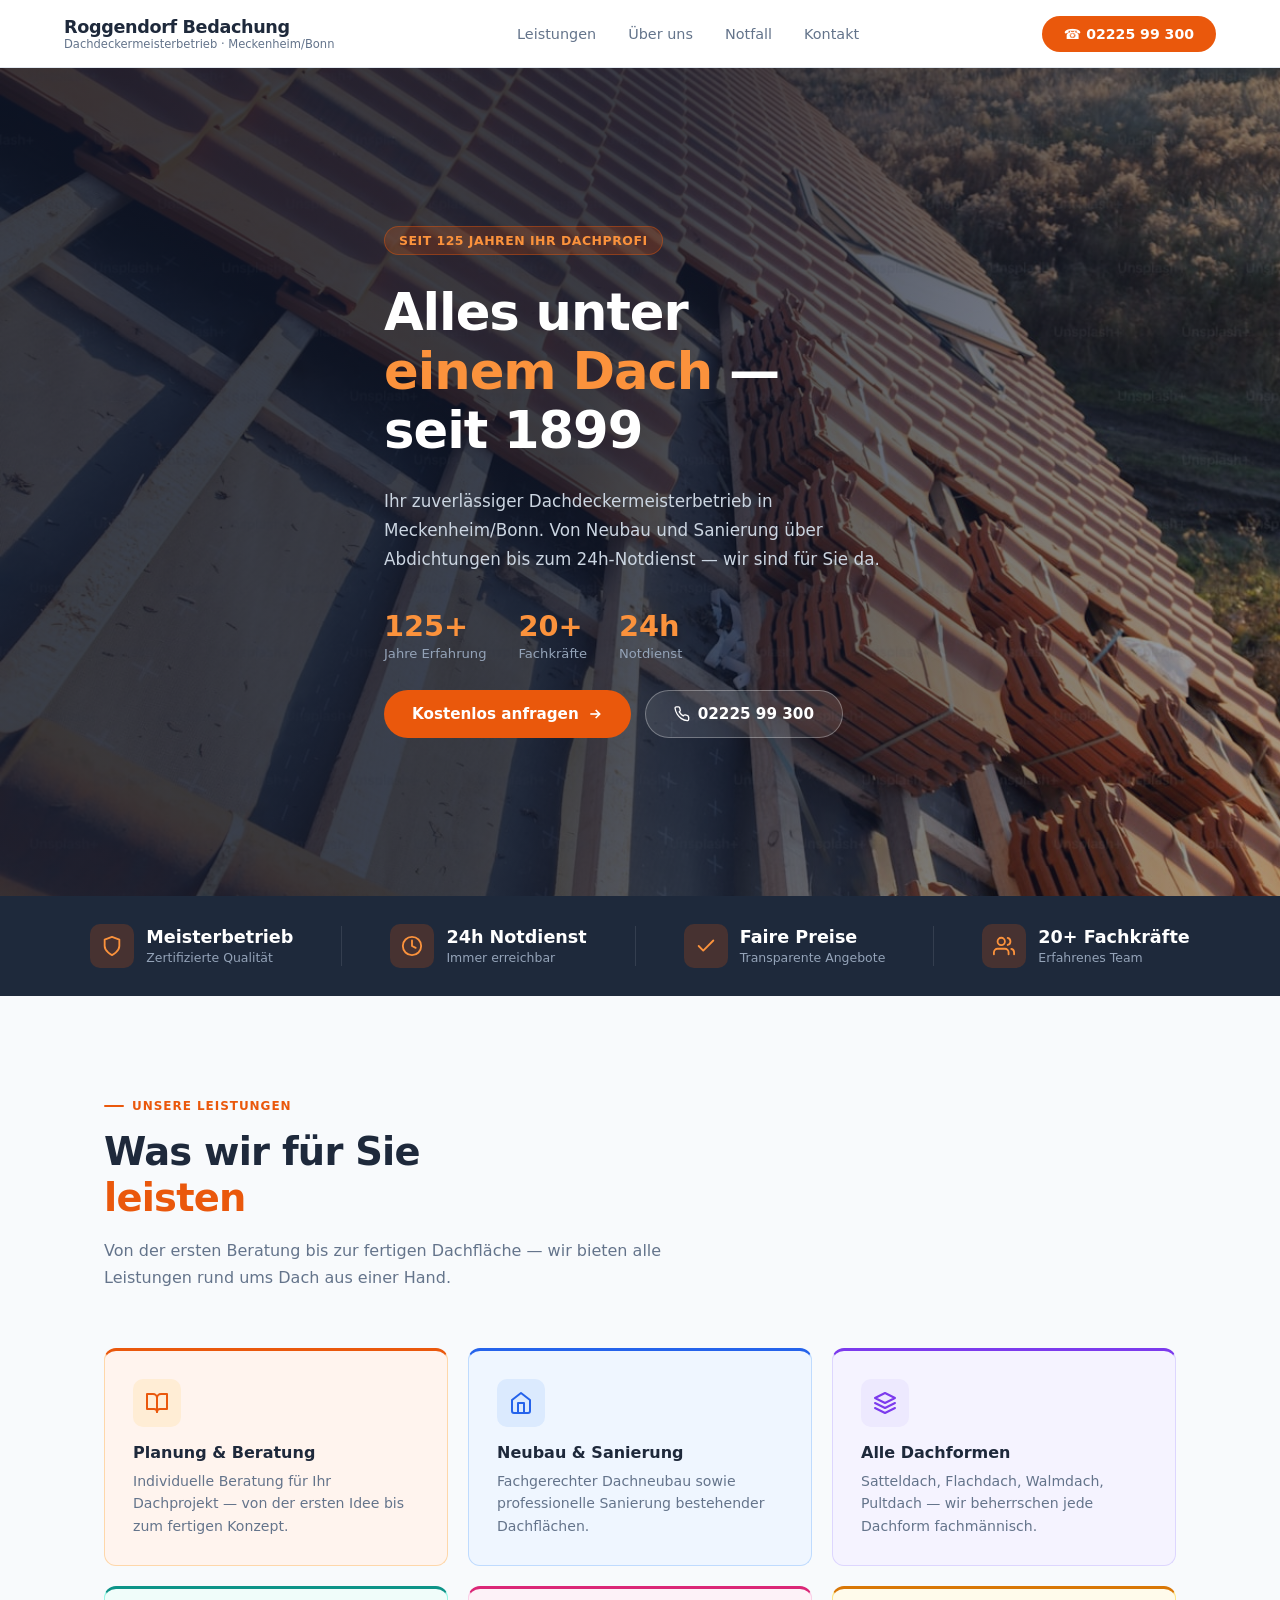
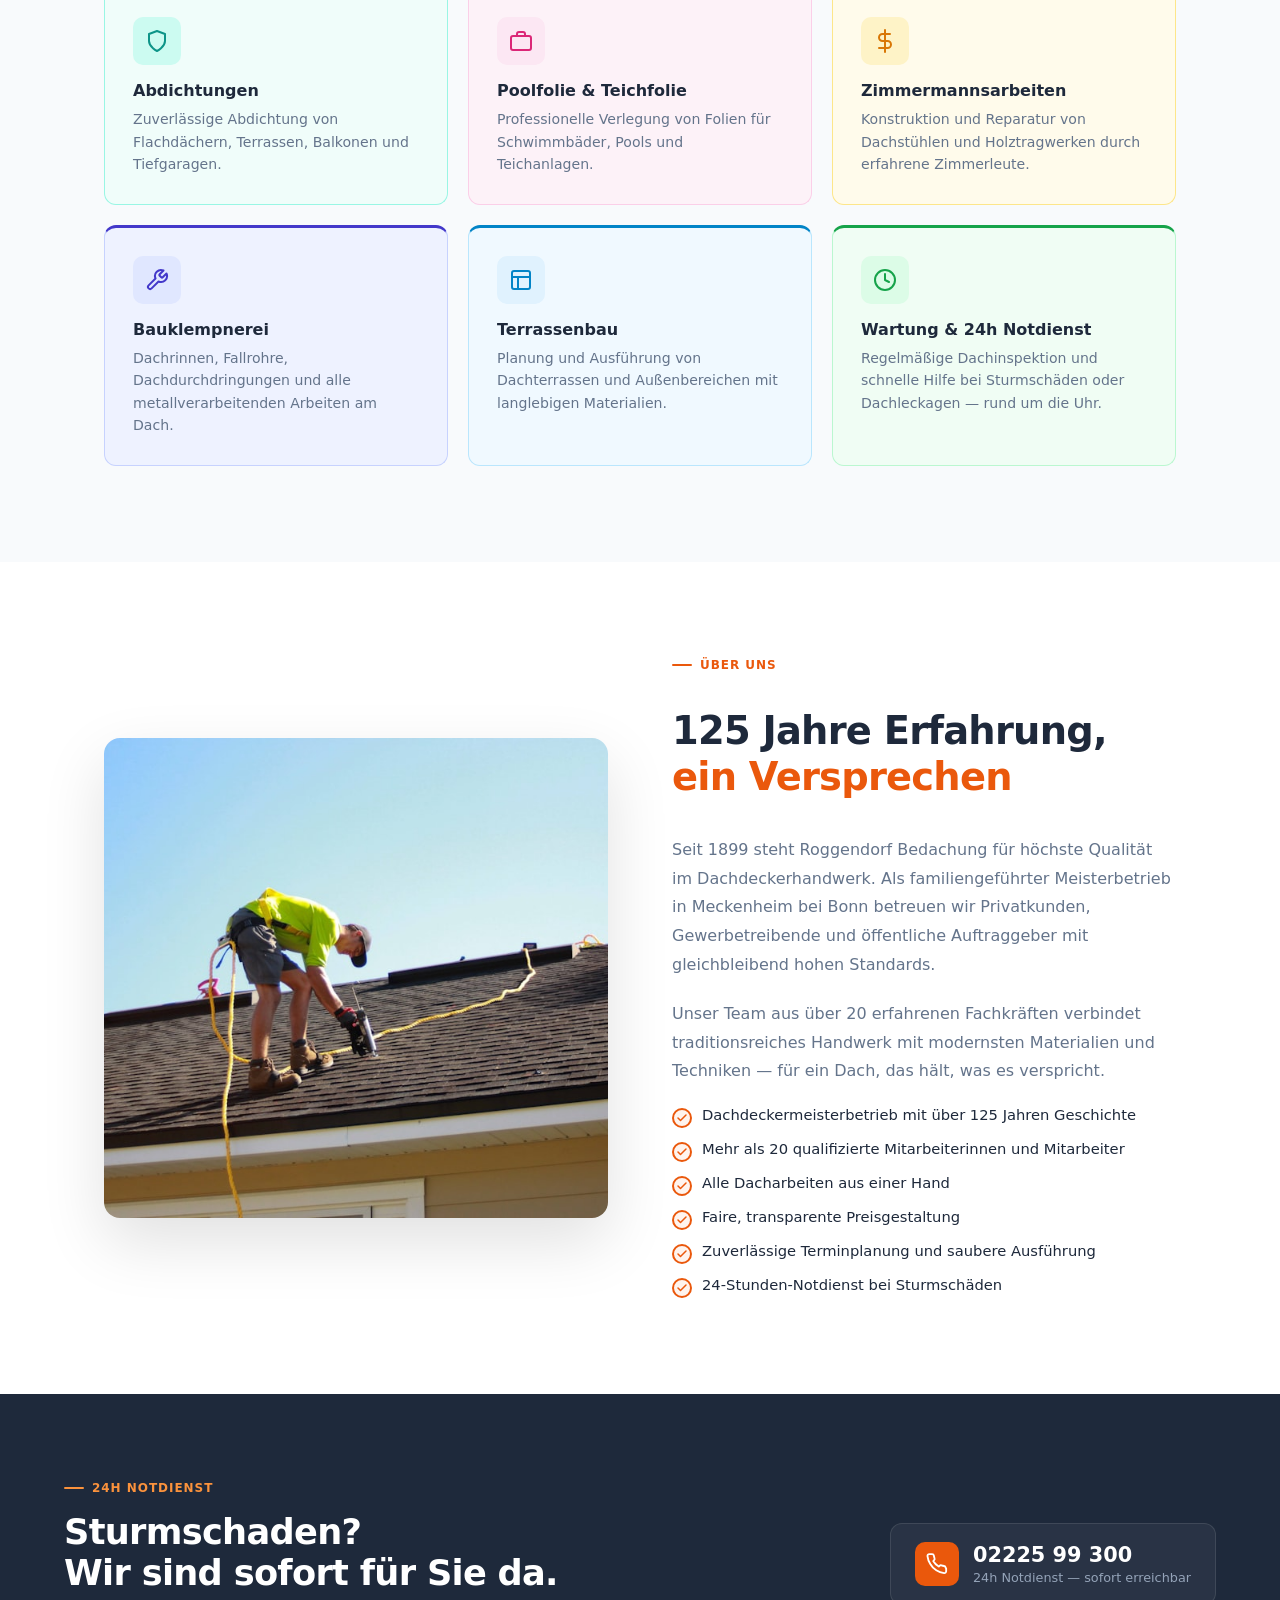
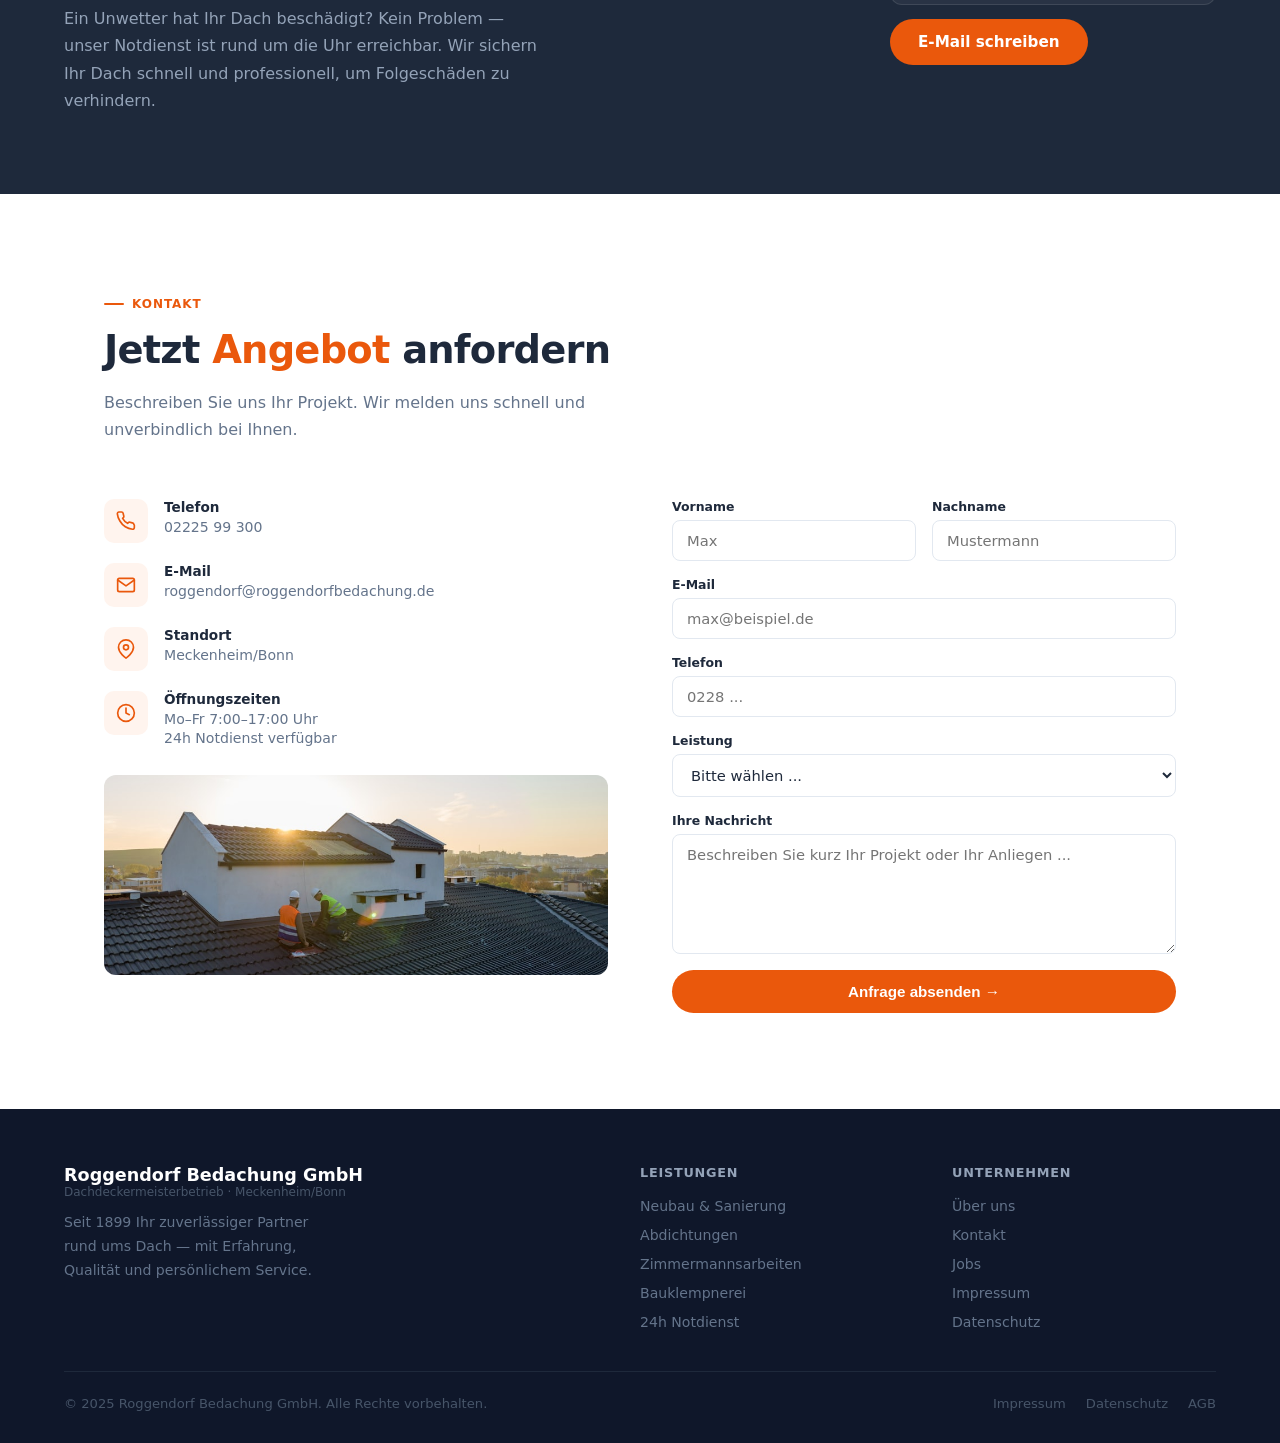
<file: kd/biz/index.html>
<!DOCTYPE html>
<html lang="de">
<head>
  <meta charset="UTF-8">
  <meta name="viewport" content="width=device-width,initial-scale=1">
  <title>Roggendorf Bedachung GmbH – Dachdeckermeisterbetrieb Meckenheim/Bonn</title>
  <style>
    *, *::before, *::after { box-sizing: border-box; margin: 0; padding: 0; }

    :root {
      --ink:     #1e293b;
      --muted:   #64748b;
      --light:   #f8fafc;
      --border:  #e2e8f0;
      --accent:  #ea580c;
      --accent-d:#c2410c;
      --white:   #ffffff;
      --sans:    system-ui, -apple-system, sans-serif;
      --r:       12px;
    }

    html { scroll-behavior: smooth; }
    body { font-family: var(--sans); color: var(--ink); background: var(--white); }

    /* ── NAV ── */
    nav {
      position: sticky; top: 0; z-index: 100;
      background: rgba(255,255,255,.95); backdrop-filter: blur(12px);
      border-bottom: 1px solid var(--border);
      display: flex; align-items: center; justify-content: space-between;
      padding: 0 5%; height: 68px;
    }
    .nav-logo { display: flex; flex-direction: column; text-decoration: none; }
    .nav-logo strong { font-size: 1.1rem; font-weight: 800; color: var(--ink); letter-spacing: -.02em; }
    .nav-logo span { font-size: .72rem; color: var(--muted); }
    .nav-links { display: flex; gap: 32px; list-style: none; }
    .nav-links a { text-decoration: none; color: var(--muted); font-size: .9rem; font-weight: 500; transition: color .15s; }
    .nav-links a:hover { color: var(--accent); }
    .nav-cta {
      background: var(--accent); color: #fff; border: none;
      padding: 10px 22px; border-radius: 100px; font-size: .88rem; font-weight: 700;
      text-decoration: none; transition: background .15s;
    }
    .nav-cta:hover { background: var(--accent-d); }
    .nav-mobile-btn { display: none; background: none; border: none; cursor: pointer; padding: 4px; }

    /* ── HERO ── */
    .hero {
      position: relative; min-height: 92vh;
      display: flex; align-items: center;
      overflow: hidden;
    }
    .hero-bg {
      position: absolute; inset: 0;
      background: url('images/hero.jpg') center/cover no-repeat;
    }
    .hero-bg::after {
      content: ''; position: absolute; inset: 0;
      background: linear-gradient(105deg, rgba(15,23,42,.82) 45%, rgba(15,23,42,.35));
    }
    .hero-inner {
      position: relative; z-index: 1;
      max-width: 1200px; margin: 0 auto; padding: 80px 5%;
      display: flex; flex-direction: column; gap: 28px; max-width: 640px;
    }
    .hero-badge {
      display: inline-flex; align-items: center; gap: 8px;
      background: rgba(234,88,12,.2); border: 1px solid rgba(234,88,12,.4);
      color: #fb923c; border-radius: 100px; padding: 6px 14px;
      font-size: .78rem; font-weight: 700; letter-spacing: .04em; text-transform: uppercase;
      width: fit-content;
    }
    .hero h1 {
      font-size: clamp(2rem, 5vw, 3.2rem); font-weight: 800;
      color: #fff; line-height: 1.15; letter-spacing: -.02em;
    }
    .hero h1 em { color: #fb923c; font-style: normal; }
    .hero-sub { font-size: 1.05rem; color: #cbd5e1; line-height: 1.7; max-width: 520px; }
    .hero-stats {
      display: flex; gap: 32px; margin-top: 8px;
    }
    .hero-stat strong { display: block; font-size: 1.8rem; font-weight: 800; color: #fb923c; }
    .hero-stat span { font-size: .82rem; color: #94a3b8; }
    .hero-ctas { display: flex; gap: 14px; flex-wrap: wrap; }
    .btn-primary {
      background: var(--accent); color: #fff; border: none;
      padding: 14px 28px; border-radius: 100px; font-size: .95rem; font-weight: 700;
      text-decoration: none; transition: background .15s, transform .15s; display: inline-flex; align-items: center; gap: 8px;
    }
    .btn-primary:hover { background: var(--accent-d); transform: translateY(-2px); }
    .btn-ghost-w {
      background: rgba(255,255,255,.1); color: #fff; border: 1px solid rgba(255,255,255,.3);
      padding: 14px 28px; border-radius: 100px; font-size: .95rem; font-weight: 600;
      text-decoration: none; transition: all .15s; display: inline-flex; align-items: center; gap: 8px;
    }
    .btn-ghost-w:hover { background: rgba(255,255,255,.2); }

    /* ── TRUST BAR ── */
    .trust-bar {
      background: var(--ink); padding: 28px 5%;
      display: flex; align-items: center; justify-content: center;
      gap: 48px; flex-wrap: wrap;
    }
    .trust-item { display: flex; align-items: center; gap: 12px; }
    .trust-icon {
      width: 44px; height: 44px; border-radius: 10px;
      background: rgba(234,88,12,.2); display: flex; align-items: center; justify-content: center;
      flex-shrink: 0;
    }
    .trust-icon svg { width: 22px; height: 22px; stroke: #fb923c; fill: none; stroke-width: 2; stroke-linecap: round; stroke-linejoin: round; }
    .trust-text strong { display: block; font-size: 1.1rem; font-weight: 800; color: #fff; }
    .trust-text span { font-size: .78rem; color: #94a3b8; }
    .trust-divider { width: 1px; height: 40px; background: rgba(255,255,255,.1); }

    /* ── SECTIONS ── */
    .section { padding: 96px 5%; max-width: 1200px; margin: 0 auto; }
    .section-label {
      display: inline-flex; align-items: center; gap: 8px;
      font-size: .75rem; font-weight: 700; text-transform: uppercase; letter-spacing: .08em;
      color: var(--accent); margin-bottom: 16px;
    }
    .section-label::before { content: ''; width: 20px; height: 2px; background: var(--accent); border-radius: 2px; }
    .section h2 {
      font-size: clamp(1.6rem, 3vw, 2.4rem); font-weight: 800;
      letter-spacing: -.02em; line-height: 1.2; margin-bottom: 16px;
    }
    .section h2 em { color: var(--accent); font-style: normal; }
    .section-sub { font-size: 1rem; color: var(--muted); max-width: 560px; line-height: 1.7; margin-bottom: 56px; }

    /* ── LEISTUNGEN ── */
    .services-wrap { background: var(--light); }
    .services-grid {
      display: grid; grid-template-columns: repeat(auto-fill, minmax(280px, 1fr)); gap: 20px;
    }
    .service-card {
      background: var(--white); border: 1px solid var(--border); border-radius: var(--r);
      padding: 28px; transition: border-color .2s, box-shadow .2s;
      border-top: 3px solid transparent;
    }
    .service-card:hover { box-shadow: 0 8px 30px rgba(0,0,0,.08); }

    .service-icon {
      width: 48px; height: 48px; border-radius: 10px;
      display: flex; align-items: center; justify-content: center; margin-bottom: 16px;
    }
    .service-icon svg { width: 24px; height: 24px; fill: none; stroke-width: 2; stroke-linecap: round; stroke-linejoin: round; }
    .service-card h3 { font-size: 1rem; font-weight: 700; margin-bottom: 8px; }
    .service-card p { font-size: .88rem; color: var(--muted); line-height: 1.6; }

    /* Farbvarianten */
    .c-orange { background: #fff4ee; border-color: #fed7aa; border-top-color: #ea580c; }
    .c-orange .service-icon { background: #ffedd5; }
    .c-orange .service-icon svg { stroke: #ea580c; }

    .c-blue { background: #eff6ff; border-color: #bfdbfe; border-top-color: #2563eb; }
    .c-blue .service-icon { background: #dbeafe; }
    .c-blue .service-icon svg { stroke: #2563eb; }

    .c-purple { background: #f5f3ff; border-color: #ddd6fe; border-top-color: #7c3aed; }
    .c-purple .service-icon { background: #ede9fe; }
    .c-purple .service-icon svg { stroke: #7c3aed; }

    .c-teal { background: #f0fdfa; border-color: #99f6e4; border-top-color: #0d9488; }
    .c-teal .service-icon { background: #ccfbf1; }
    .c-teal .service-icon svg { stroke: #0d9488; }

    .c-pink { background: #fdf2f8; border-color: #fbcfe8; border-top-color: #db2777; }
    .c-pink .service-icon { background: #fce7f3; }
    .c-pink .service-icon svg { stroke: #db2777; }

    .c-amber { background: #fffbeb; border-color: #fde68a; border-top-color: #d97706; }
    .c-amber .service-icon { background: #fef3c7; }
    .c-amber .service-icon svg { stroke: #d97706; }

    .c-indigo { background: #eef2ff; border-color: #c7d2fe; border-top-color: #4338ca; }
    .c-indigo .service-icon { background: #e0e7ff; }
    .c-indigo .service-icon svg { stroke: #4338ca; }

    .c-sky { background: #f0f9ff; border-color: #bae6fd; border-top-color: #0284c7; }
    .c-sky .service-icon { background: #e0f2fe; }
    .c-sky .service-icon svg { stroke: #0284c7; }

    .c-green { background: #f0fdf4; border-color: #bbf7d0; border-top-color: #16a34a; }
    .c-green .service-icon { background: #dcfce7; }
    .c-green .service-icon svg { stroke: #16a34a; }

    /* ── ÜBER UNS ── */
    .about-grid {
      display: grid; grid-template-columns: 1fr 1fr; gap: 64px; align-items: center;
    }
    .about-img { border-radius: 16px; overflow: hidden; box-shadow: 0 24px 64px rgba(0,0,0,.12); }
    .about-img img { width: 100%; height: 480px; object-fit: cover; display: block; }
    .about-text { display: flex; flex-direction: column; gap: 20px; }
    .about-text p { color: var(--muted); line-height: 1.8; }
    .check-list { list-style: none; display: flex; flex-direction: column; gap: 12px; }
    .check-list li {
      display: flex; align-items: flex-start; gap: 10px;
      font-size: .92rem; color: var(--ink);
    }
    .check-list li::before {
      content: ''; width: 20px; height: 20px; border-radius: 50%;
      background: #fff4ee; border: 2px solid var(--accent);
      flex-shrink: 0; margin-top: 2px;
      background-image: url("data:image/svg+xml,%3Csvg xmlns='http://www.w3.org/2000/svg' viewBox='0 0 24 24' fill='none' stroke='%23ea580c' stroke-width='3' stroke-linecap='round' stroke-linejoin='round'%3E%3Cpolyline points='20 6 9 17 4 12'/%3E%3C/svg%3E");
      background-size: 12px; background-repeat: no-repeat; background-position: center;
    }

    /* ── NOTFALL ── */
    .notfall-wrap {
      background: var(--ink); padding: 80px 5%;
    }
    .notfall-inner {
      max-width: 1200px; margin: 0 auto;
      display: flex; align-items: center; justify-content: space-between; gap: 40px; flex-wrap: wrap;
    }
    .notfall-text .section-label { color: #fb923c; }
    .notfall-text .section-label::before { background: #fb923c; }
    .notfall-text h2 { color: #fff; }
    .notfall-text p { color: #94a3b8; max-width: 480px; line-height: 1.7; margin-top: 12px; }
    .notfall-cta { display: flex; flex-direction: column; gap: 14px; align-items: flex-start; }
    .notfall-phone {
      display: flex; align-items: center; gap: 14px;
      background: rgba(255,255,255,.05); border: 1px solid rgba(255,255,255,.1);
      border-radius: var(--r); padding: 18px 24px; text-decoration: none;
      transition: background .15s;
    }
    .notfall-phone:hover { background: rgba(255,255,255,.1); }
    .notfall-phone-icon {
      width: 44px; height: 44px; border-radius: 10px; background: var(--accent);
      display: flex; align-items: center; justify-content: center; flex-shrink: 0;
    }
    .notfall-phone-icon svg { width: 22px; height: 22px; stroke: #fff; fill: none; stroke-width: 2; stroke-linecap: round; stroke-linejoin: round; }
    .notfall-phone-text strong { display: block; font-size: 1.3rem; font-weight: 800; color: #fff; }
    .notfall-phone-text span { font-size: .8rem; color: #94a3b8; }

    /* ── KONTAKT ── */
    .contact-grid { display: grid; grid-template-columns: 1fr 1fr; gap: 64px; align-items: start; }
    .contact-info { display: flex; flex-direction: column; gap: 20px; }
    .contact-info-item { display: flex; align-items: flex-start; gap: 16px; }
    .contact-info-icon {
      width: 44px; height: 44px; border-radius: 10px; background: #fff4ee;
      display: flex; align-items: center; justify-content: center; flex-shrink: 0;
    }
    .contact-info-icon svg { width: 20px; height: 20px; stroke: var(--accent); fill: none; stroke-width: 2; stroke-linecap: round; stroke-linejoin: round; }
    .contact-info-text strong { display: block; font-size: .85rem; font-weight: 700; color: var(--ink); margin-bottom: 2px; }
    .contact-info-text span { font-size: .88rem; color: var(--muted); }
    .contact-form { display: flex; flex-direction: column; gap: 16px; }
    .form-row { display: grid; grid-template-columns: 1fr 1fr; gap: 16px; }
    .field { display: flex; flex-direction: column; gap: 6px; }
    .field label { font-size: .78rem; font-weight: 600; color: var(--ink); }
    .field input, .field textarea, .field select {
      border: 1.5px solid var(--border); border-radius: 8px;
      padding: 11px 14px; font-size: .92rem; font-family: var(--sans);
      color: var(--ink); outline: none; transition: border-color .15s;
      background: var(--white); width: 100%;
    }
    .field input:focus, .field textarea:focus, .field select:focus { border-color: var(--accent); }
    .field textarea { resize: vertical; min-height: 120px; }
    .btn-submit {
      background: var(--accent); color: #fff; border: none;
      padding: 13px 28px; border-radius: 100px; font-size: .95rem; font-weight: 700;
      cursor: pointer; transition: background .15s; width: 100%;
    }
    .btn-submit:hover { background: var(--accent-d); }

    /* ── FOOTER ── */
    footer {
      background: #0f172a; padding: 56px 5% 32px;
    }
    .footer-inner {
      max-width: 1200px; margin: 0 auto;
      display: grid; grid-template-columns: 2fr 1fr 1fr; gap: 48px; margin-bottom: 40px;
    }
    .footer-brand p { font-size: .88rem; color: #64748b; line-height: 1.7; margin-top: 12px; max-width: 280px; }
    .footer-logo strong { font-size: 1.1rem; font-weight: 800; color: #fff; }
    .footer-logo span { font-size: .75rem; color: #475569; display: block; }
    .footer-col h4 { font-size: .8rem; font-weight: 700; text-transform: uppercase; letter-spacing: .06em; color: #94a3b8; margin-bottom: 16px; }
    .footer-col ul { list-style: none; display: flex; flex-direction: column; gap: 10px; }
    .footer-col ul a { text-decoration: none; font-size: .88rem; color: #64748b; transition: color .15s; }
    .footer-col ul a:hover { color: #fb923c; }
    .footer-bottom {
      max-width: 1200px; margin: 0 auto;
      border-top: 1px solid #1e293b; padding-top: 24px;
      display: flex; align-items: center; justify-content: space-between; flex-wrap: wrap; gap: 12px;
    }
    .footer-bottom p { font-size: .82rem; color: #475569; }
    .footer-bottom-links { display: flex; gap: 20px; }
    .footer-bottom-links a { font-size: .82rem; color: #475569; text-decoration: none; }
    .footer-bottom-links a:hover { color: #fb923c; }

    /* ── RESPONSIVE ── */
    @media (max-width: 768px) {
      .nav-links, .nav-cta { display: none; }
      .nav-mobile-btn { display: block; }
      .about-grid, .contact-grid { grid-template-columns: 1fr; }
      .footer-inner { grid-template-columns: 1fr; gap: 32px; }
      .hero-stats { flex-wrap: wrap; gap: 20px; }
      .trust-divider { display: none; }
      .trust-bar { gap: 24px; }
      .form-row { grid-template-columns: 1fr; }
    }
  </style>
</head>
<body>

<!-- ── NAV ── -->
<nav>
  <a href="#" class="nav-logo">
    <strong>Roggendorf Bedachung</strong>
    <span>Dachdeckermeisterbetrieb · Meckenheim/Bonn</span>
  </a>
  <ul class="nav-links">
    <li><a href="#leistungen">Leistungen</a></li>
    <li><a href="#ueber-uns">Über uns</a></li>
    <li><a href="#notfall">Notfall</a></li>
    <li><a href="#kontakt">Kontakt</a></li>
  </ul>
  <a href="tel:022259930" class="nav-cta">☎ 02225 99 300</a>
  <button class="nav-mobile-btn" aria-label="Menü">
    <svg width="24" height="24" viewBox="0 0 24 24" fill="none" stroke="#1e293b" stroke-width="2"><line x1="3" y1="6" x2="21" y2="6"/><line x1="3" y1="12" x2="21" y2="12"/><line x1="3" y1="18" x2="21" y2="18"/></svg>
  </button>
</nav>

<!-- ── HERO ── -->
<section class="hero">
  <div class="hero-bg"></div>
  <div class="hero-inner">
    <div class="hero-badge">Seit 125 Jahren Ihr Dachprofi</div>
    <h1>Alles unter<br><em>einem Dach</em> —<br>seit 1899</h1>
    <p class="hero-sub">Ihr zuverlässiger Dachdeckermeisterbetrieb in Meckenheim/Bonn. Von Neubau und Sanierung über Abdichtungen bis zum 24h-Notdienst — wir sind für Sie da.</p>
    <div class="hero-stats">
      <div class="hero-stat"><strong>125+</strong><span>Jahre Erfahrung</span></div>
      <div class="hero-stat"><strong>20+</strong><span>Fachkräfte</span></div>
      <div class="hero-stat"><strong>24h</strong><span>Notdienst</span></div>
    </div>
    <div class="hero-ctas">
      <a href="#kontakt" class="btn-primary">
        Kostenlos anfragen
        <svg width="16" height="16" viewBox="0 0 24 24" fill="none" stroke="currentColor" stroke-width="2.5"><polyline points="5 12 19 12"/><polyline points="13 6 19 12 13 18"/></svg>
      </a>
      <a href="tel:022259930" class="btn-ghost-w">
        <svg width="16" height="16" viewBox="0 0 24 24" fill="none" stroke="currentColor" stroke-width="2"><path d="M22 16.92v3a2 2 0 0 1-2.18 2 19.79 19.79 0 0 1-8.63-3.07A19.5 19.5 0 0 1 4.69 12 19.79 19.79 0 0 1 1.61 3.4 2 2 0 0 1 3.6 1.22h3a2 2 0 0 1 2 1.72c.127.96.361 1.903.7 2.81a2 2 0 0 1-.45 2.11L7.91 8.8a16 16 0 0 0 6 6l.86-.86a2 2 0 0 1 2.11-.45c.907.339 1.85.573 2.81.7A2 2 0 0 1 21.44 16z"/></svg>
        02225 99 300
      </a>
    </div>
  </div>
</section>

<!-- ── TRUST BAR ── -->
<div class="trust-bar">
  <div class="trust-item">
    <div class="trust-icon"><svg viewBox="0 0 24 24"><path d="M12 22s8-4 8-10V5l-8-3-8 3v7c0 6 8 10 8 10z"/></svg></div>
    <div class="trust-text"><strong>Meisterbetrieb</strong><span>Zertifizierte Qualität</span></div>
  </div>
  <div class="trust-divider"></div>
  <div class="trust-item">
    <div class="trust-icon"><svg viewBox="0 0 24 24"><circle cx="12" cy="12" r="10"/><polyline points="12 6 12 12 16 14"/></svg></div>
    <div class="trust-text"><strong>24h Notdienst</strong><span>Immer erreichbar</span></div>
  </div>
  <div class="trust-divider"></div>
  <div class="trust-item">
    <div class="trust-icon"><svg viewBox="0 0 24 24"><polyline points="20 6 9 17 4 12"/></svg></div>
    <div class="trust-text"><strong>Faire Preise</strong><span>Transparente Angebote</span></div>
  </div>
  <div class="trust-divider"></div>
  <div class="trust-item">
    <div class="trust-icon"><svg viewBox="0 0 24 24"><path d="M17 21v-2a4 4 0 0 0-4-4H5a4 4 0 0 0-4 4v2"/><circle cx="9" cy="7" r="4"/><path d="M23 21v-2a4 4 0 0 0-3-3.87"/><path d="M16 3.13a4 4 0 0 1 0 7.75"/></svg></div>
    <div class="trust-text"><strong>20+ Fachkräfte</strong><span>Erfahrenes Team</span></div>
  </div>
</div>

<!-- ── LEISTUNGEN ── -->
<div class="services-wrap" id="leistungen">
  <div class="section">
    <div class="section-label">Unsere Leistungen</div>
    <h2>Was wir für Sie<br><em>leisten</em></h2>
    <p class="section-sub">Von der ersten Beratung bis zur fertigen Dachfläche — wir bieten alle Leistungen rund ums Dach aus einer Hand.</p>
    <div class="services-grid">
      <div class="service-card c-orange">
        <div class="service-icon"><svg viewBox="0 0 24 24"><path d="M2 3h6a4 4 0 0 1 4 4v14a3 3 0 0 0-3-3H2z"/><path d="M22 3h-6a4 4 0 0 0-4 4v14a3 3 0 0 1 3-3h7z"/></svg></div>
        <h3>Planung & Beratung</h3>
        <p>Individuelle Beratung für Ihr Dachprojekt — von der ersten Idee bis zum fertigen Konzept.</p>
      </div>
      <div class="service-card c-blue">
        <div class="service-icon"><svg viewBox="0 0 24 24"><path d="M3 9l9-7 9 7v11a2 2 0 0 1-2 2H5a2 2 0 0 1-2-2z"/><polyline points="9 22 9 12 15 12 15 22"/></svg></div>
        <h3>Neubau & Sanierung</h3>
        <p>Fachgerechter Dachneubau sowie professionelle Sanierung bestehender Dachflächen.</p>
      </div>
      <div class="service-card c-purple">
        <div class="service-icon"><svg viewBox="0 0 24 24"><polygon points="12 2 2 7 12 12 22 7 12 2"/><polyline points="2 17 12 22 22 17"/><polyline points="2 12 12 17 22 12"/></svg></div>
        <h3>Alle Dachformen</h3>
        <p>Satteldach, Flachdach, Walmdach, Pultdach — wir beherrschen jede Dachform fachmännisch.</p>
      </div>
      <div class="service-card c-teal">
        <div class="service-icon"><svg viewBox="0 0 24 24"><path d="M12 22s8-4 8-10V5l-8-3-8 3v7c0 6 8 10 8 10z"/></svg></div>
        <h3>Abdichtungen</h3>
        <p>Zuverlässige Abdichtung von Flachdächern, Terrassen, Balkonen und Tiefgaragen.</p>
      </div>
      <div class="service-card c-pink">
        <div class="service-icon"><svg viewBox="0 0 24 24"><rect x="2" y="7" width="20" height="14" rx="2"/><path d="M16 7V5a2 2 0 0 0-2-2h-4a2 2 0 0 0-2 2v2"/></svg></div>
        <h3>Poolfolie & Teichfolie</h3>
        <p>Professionelle Verlegung von Folien für Schwimmbäder, Pools und Teichanlagen.</p>
      </div>
      <div class="service-card c-amber">
        <div class="service-icon"><svg viewBox="0 0 24 24"><line x1="12" y1="1" x2="12" y2="23"/><path d="M17 5H9.5a3.5 3.5 0 0 0 0 7h5a3.5 3.5 0 0 1 0 7H6"/></svg></div>
        <h3>Zimmermannsarbeiten</h3>
        <p>Konstruktion und Reparatur von Dachstühlen und Holztragwerken durch erfahrene Zimmerleute.</p>
      </div>
      <div class="service-card c-indigo">
        <div class="service-icon"><svg viewBox="0 0 24 24"><path d="M14.7 6.3a1 1 0 0 0 0 1.4l1.6 1.6a1 1 0 0 0 1.4 0l3.77-3.77a6 6 0 0 1-7.94 7.94l-6.91 6.91a2.12 2.12 0 0 1-3-3l6.91-6.91a6 6 0 0 1 7.94-7.94l-3.76 3.76z"/></svg></div>
        <h3>Bauklempnerei</h3>
        <p>Dachrinnen, Fallrohre, Dachdurchdringungen und alle metallverarbeitenden Arbeiten am Dach.</p>
      </div>
      <div class="service-card c-sky">
        <div class="service-icon"><svg viewBox="0 0 24 24"><rect x="3" y="3" width="18" height="18" rx="2"/><path d="M3 9h18"/><path d="M9 21V9"/></svg></div>
        <h3>Terrassenbau</h3>
        <p>Planung und Ausführung von Dachterrassen und Außenbereichen mit langlebigen Materialien.</p>
      </div>
      <div class="service-card c-green">
        <div class="service-icon"><svg viewBox="0 0 24 24"><circle cx="12" cy="12" r="10"/><polyline points="12 6 12 12 16 14"/></svg></div>
        <h3>Wartung & 24h Notdienst</h3>
        <p>Regelmäßige Dachinspektion und schnelle Hilfe bei Sturmschäden oder Dachleckagen — rund um die Uhr.</p>
      </div>
    </div>
  </div>
</div>

<!-- ── ÜBER UNS ── -->
<section id="ueber-uns">
  <div class="section">
    <div class="about-grid">
      <div class="about-img">
        <img src="images/work.jpg" alt="Dachdecker bei der Arbeit">
      </div>
      <div class="about-text">
        <div class="section-label">Über uns</div>
        <h2>125 Jahre Erfahrung,<br><em>ein Versprechen</em></h2>
        <p>Seit 1899 steht Roggendorf Bedachung für höchste Qualität im Dachdeckerhandwerk. Als familiengeführter Meisterbetrieb in Meckenheim bei Bonn betreuen wir Privatkunden, Gewerbetreibende und öffentliche Auftraggeber mit gleichbleibend hohen Standards.</p>
        <p>Unser Team aus über 20 erfahrenen Fachkräften verbindet traditionsreiches Handwerk mit modernsten Materialien und Techniken — für ein Dach, das hält, was es verspricht.</p>
        <ul class="check-list">
          <li>Dachdeckermeisterbetrieb mit über 125 Jahren Geschichte</li>
          <li>Mehr als 20 qualifizierte Mitarbeiterinnen und Mitarbeiter</li>
          <li>Alle Dacharbeiten aus einer Hand</li>
          <li>Faire, transparente Preisgestaltung</li>
          <li>Zuverlässige Terminplanung und saubere Ausführung</li>
          <li>24-Stunden-Notdienst bei Sturmschäden</li>
        </ul>
      </div>
    </div>
  </div>
</section>

<!-- ── NOTFALL ── -->
<div class="notfall-wrap" id="notfall">
  <div class="notfall-inner">
    <div class="notfall-text">
      <div class="section-label">24h Notdienst</div>
      <h2 style="color:#fff;font-size:clamp(1.6rem,3vw,2.2rem);font-weight:800;letter-spacing:-.02em">Sturmschaden?<br>Wir sind sofort für Sie da.</h2>
      <p>Ein Unwetter hat Ihr Dach beschädigt? Kein Problem — unser Notdienst ist rund um die Uhr erreichbar. Wir sichern Ihr Dach schnell und professionell, um Folgeschäden zu verhindern.</p>
    </div>
    <div class="notfall-cta">
      <a href="tel:022259930" class="notfall-phone">
        <div class="notfall-phone-icon">
          <svg viewBox="0 0 24 24"><path d="M22 16.92v3a2 2 0 0 1-2.18 2 19.79 19.79 0 0 1-8.63-3.07A19.5 19.5 0 0 1 4.69 12 19.79 19.79 0 0 1 1.61 3.4 2 2 0 0 1 3.6 1.22h3a2 2 0 0 1 2 1.72c.127.96.361 1.903.7 2.81a2 2 0 0 1-.45 2.11L7.91 8.8a16 16 0 0 0 6 6l.86-.86a2 2 0 0 1 2.11-.45c.907.339 1.85.573 2.81.7A2 2 0 0 1 21.44 16z"/></svg>
        </div>
        <div class="notfall-phone-text">
          <strong>02225 99 300</strong>
          <span>24h Notdienst — sofort erreichbar</span>
        </div>
      </a>
      <a href="mailto:roggendorf@roggendorfbedachung.de" class="btn-primary">
        E-Mail schreiben
      </a>
    </div>
  </div>
</div>

<!-- ── KONTAKT ── -->
<section id="kontakt">
  <div class="section">
    <div class="section-label">Kontakt</div>
    <h2>Jetzt <em>Angebot</em> anfordern</h2>
    <p class="section-sub">Beschreiben Sie uns Ihr Projekt. Wir melden uns schnell und unverbindlich bei Ihnen.</p>
    <div class="contact-grid">
      <div class="contact-info">
        <div class="contact-info-item">
          <div class="contact-info-icon"><svg viewBox="0 0 24 24"><path d="M22 16.92v3a2 2 0 0 1-2.18 2 19.79 19.79 0 0 1-8.63-3.07A19.5 19.5 0 0 1 4.69 12 19.79 19.79 0 0 1 1.61 3.4 2 2 0 0 1 3.6 1.22h3a2 2 0 0 1 2 1.72c.127.96.361 1.903.7 2.81a2 2 0 0 1-.45 2.11L7.91 8.8a16 16 0 0 0 6 6l.86-.86a2 2 0 0 1 2.11-.45c.907.339 1.85.573 2.81.7A2 2 0 0 1 21.44 16z"/></svg></div>
          <div class="contact-info-text"><strong>Telefon</strong><span>02225 99 300</span></div>
        </div>
        <div class="contact-info-item">
          <div class="contact-info-icon"><svg viewBox="0 0 24 24"><path d="M4 4h16c1.1 0 2 .9 2 2v12c0 1.1-.9 2-2 2H4c-1.1 0-2-.9-2-2V6c0-1.1.9-2 2-2z"/><polyline points="22,6 12,13 2,6"/></svg></div>
          <div class="contact-info-text"><strong>E-Mail</strong><span>roggendorf@roggendorfbedachung.de</span></div>
        </div>
        <div class="contact-info-item">
          <div class="contact-info-icon"><svg viewBox="0 0 24 24"><path d="M21 10c0 7-9 13-9 13s-9-6-9-13a9 9 0 0 1 18 0z"/><circle cx="12" cy="10" r="3"/></svg></div>
          <div class="contact-info-text"><strong>Standort</strong><span>Meckenheim/Bonn</span></div>
        </div>
        <div class="contact-info-item">
          <div class="contact-info-icon"><svg viewBox="0 0 24 24"><circle cx="12" cy="12" r="10"/><polyline points="12 6 12 12 16 14"/></svg></div>
          <div class="contact-info-text"><strong>Öffnungszeiten</strong><span>Mo–Fr 7:00–17:00 Uhr<br>24h Notdienst verfügbar</span></div>
        </div>
        <img src="images/team.jpg" alt="Roggendorf Team" style="width:100%;border-radius:12px;object-fit:cover;height:200px;margin-top:8px">
      </div>
      <form class="contact-form" onsubmit="return false">
        <div class="form-row">
          <div class="field"><label>Vorname</label><input type="text" placeholder="Max"></div>
          <div class="field"><label>Nachname</label><input type="text" placeholder="Mustermann"></div>
        </div>
        <div class="field"><label>E-Mail</label><input type="email" placeholder="max@beispiel.de"></div>
        <div class="field"><label>Telefon</label><input type="tel" placeholder="0228 ..."></div>
        <div class="field">
          <label>Leistung</label>
          <select>
            <option value="">Bitte wählen ...</option>
            <option>Planung & Beratung</option>
            <option>Neubau & Sanierung</option>
            <option>Abdichtung</option>
            <option>Zimmermannsarbeiten</option>
            <option>Bauklempnerei</option>
            <option>Terrassenbau</option>
            <option>Wartung & Inspektion</option>
            <option>Notdienst</option>
            <option>Sonstiges</option>
          </select>
        </div>
        <div class="field"><label>Ihre Nachricht</label><textarea placeholder="Beschreiben Sie kurz Ihr Projekt oder Ihr Anliegen ..."></textarea></div>
        <button type="submit" class="btn-submit">Anfrage absenden →</button>
      </form>
    </div>
  </div>
</section>

<!-- ── FOOTER ── -->
<footer>
  <div class="footer-inner">
    <div class="footer-brand">
      <div class="footer-logo">
        <strong>Roggendorf Bedachung GmbH</strong>
        <span>Dachdeckermeisterbetrieb · Meckenheim/Bonn</span>
      </div>
      <p>Seit 1899 Ihr zuverlässiger Partner rund ums Dach — mit Erfahrung, Qualität und persönlichem Service.</p>
    </div>
    <div class="footer-col">
      <h4>Leistungen</h4>
      <ul>
        <li><a href="#leistungen">Neubau & Sanierung</a></li>
        <li><a href="#leistungen">Abdichtungen</a></li>
        <li><a href="#leistungen">Zimmermannsarbeiten</a></li>
        <li><a href="#leistungen">Bauklempnerei</a></li>
        <li><a href="#leistungen">24h Notdienst</a></li>
      </ul>
    </div>
    <div class="footer-col">
      <h4>Unternehmen</h4>
      <ul>
        <li><a href="#ueber-uns">Über uns</a></li>
        <li><a href="#kontakt">Kontakt</a></li>
        <li><a href="#">Jobs</a></li>
        <li><a href="#">Impressum</a></li>
        <li><a href="#">Datenschutz</a></li>
      </ul>
    </div>
  </div>
  <div class="footer-bottom">
    <p>© 2025 Roggendorf Bedachung GmbH. Alle Rechte vorbehalten.</p>
    <div class="footer-bottom-links">
      <a href="#">Impressum</a>
      <a href="#">Datenschutz</a>
      <a href="#">AGB</a>
    </div>
  </div>
</footer>

</body>
</html>
</file>
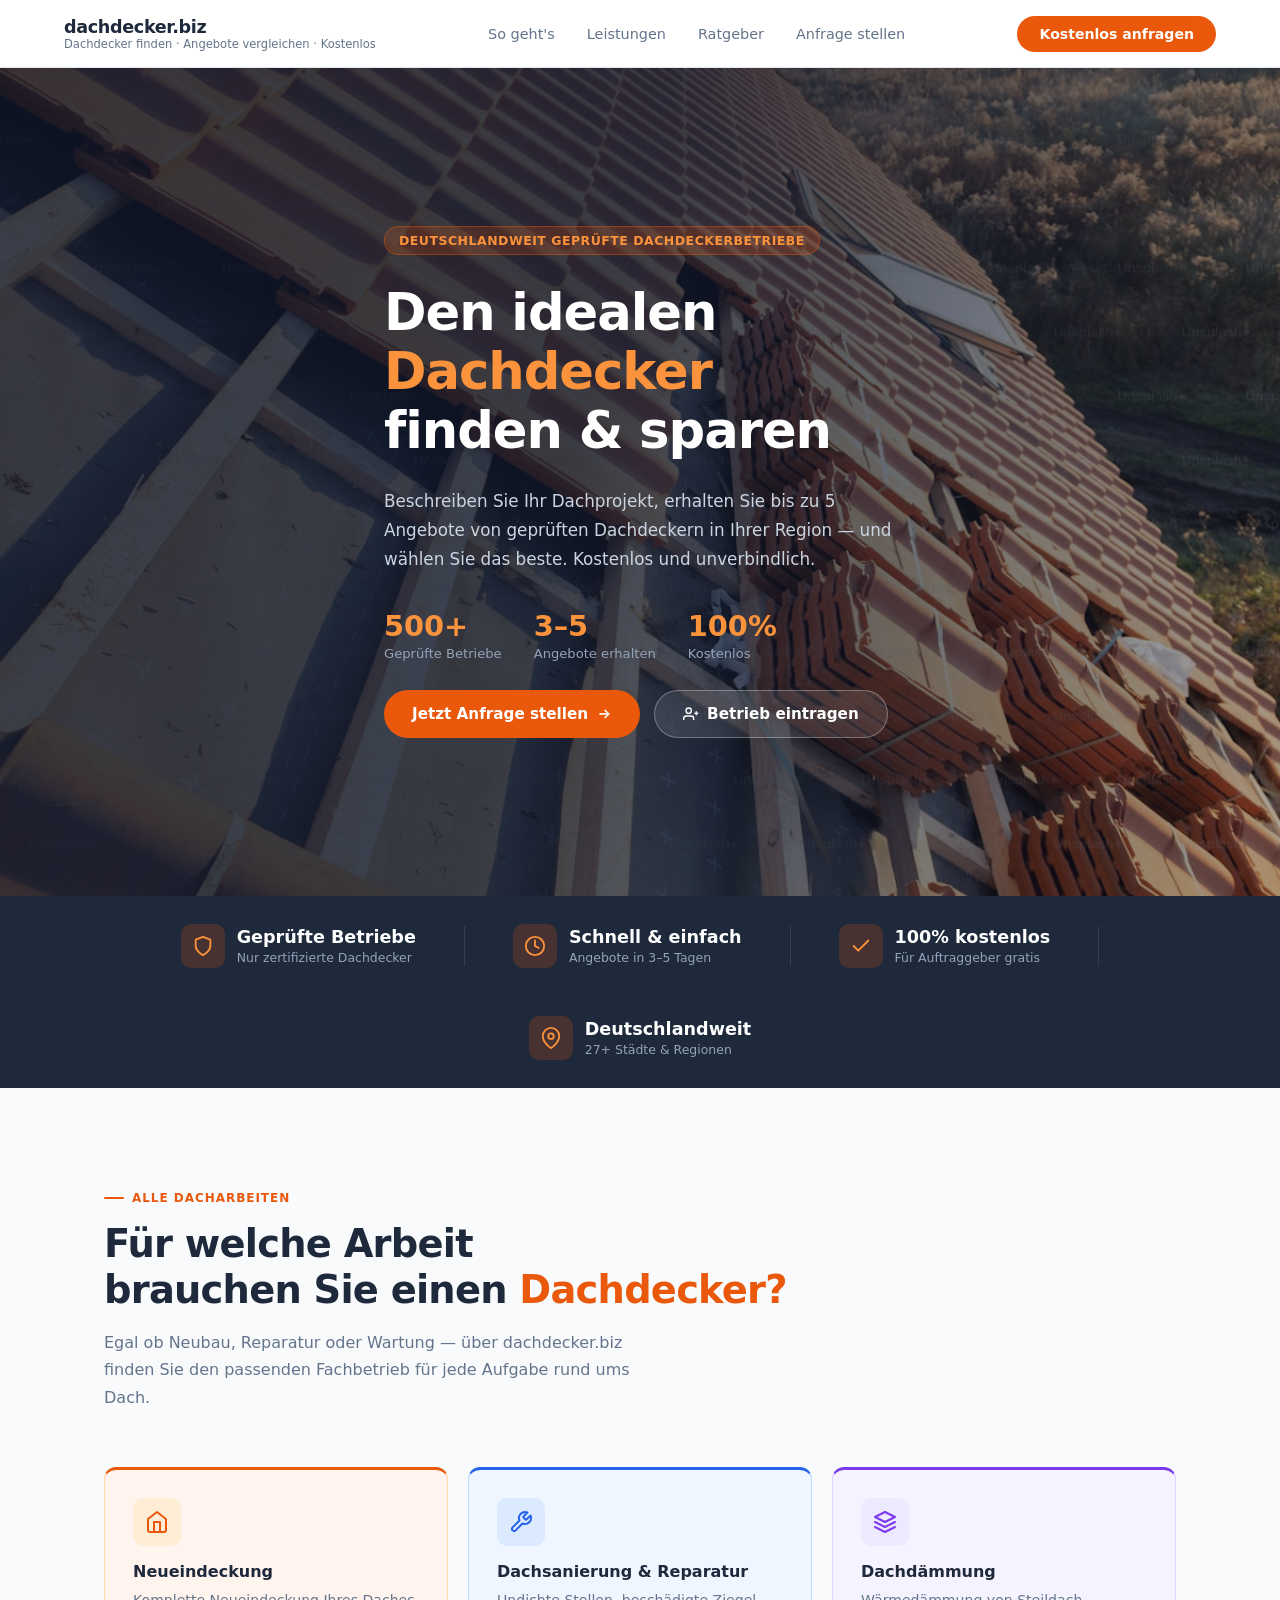
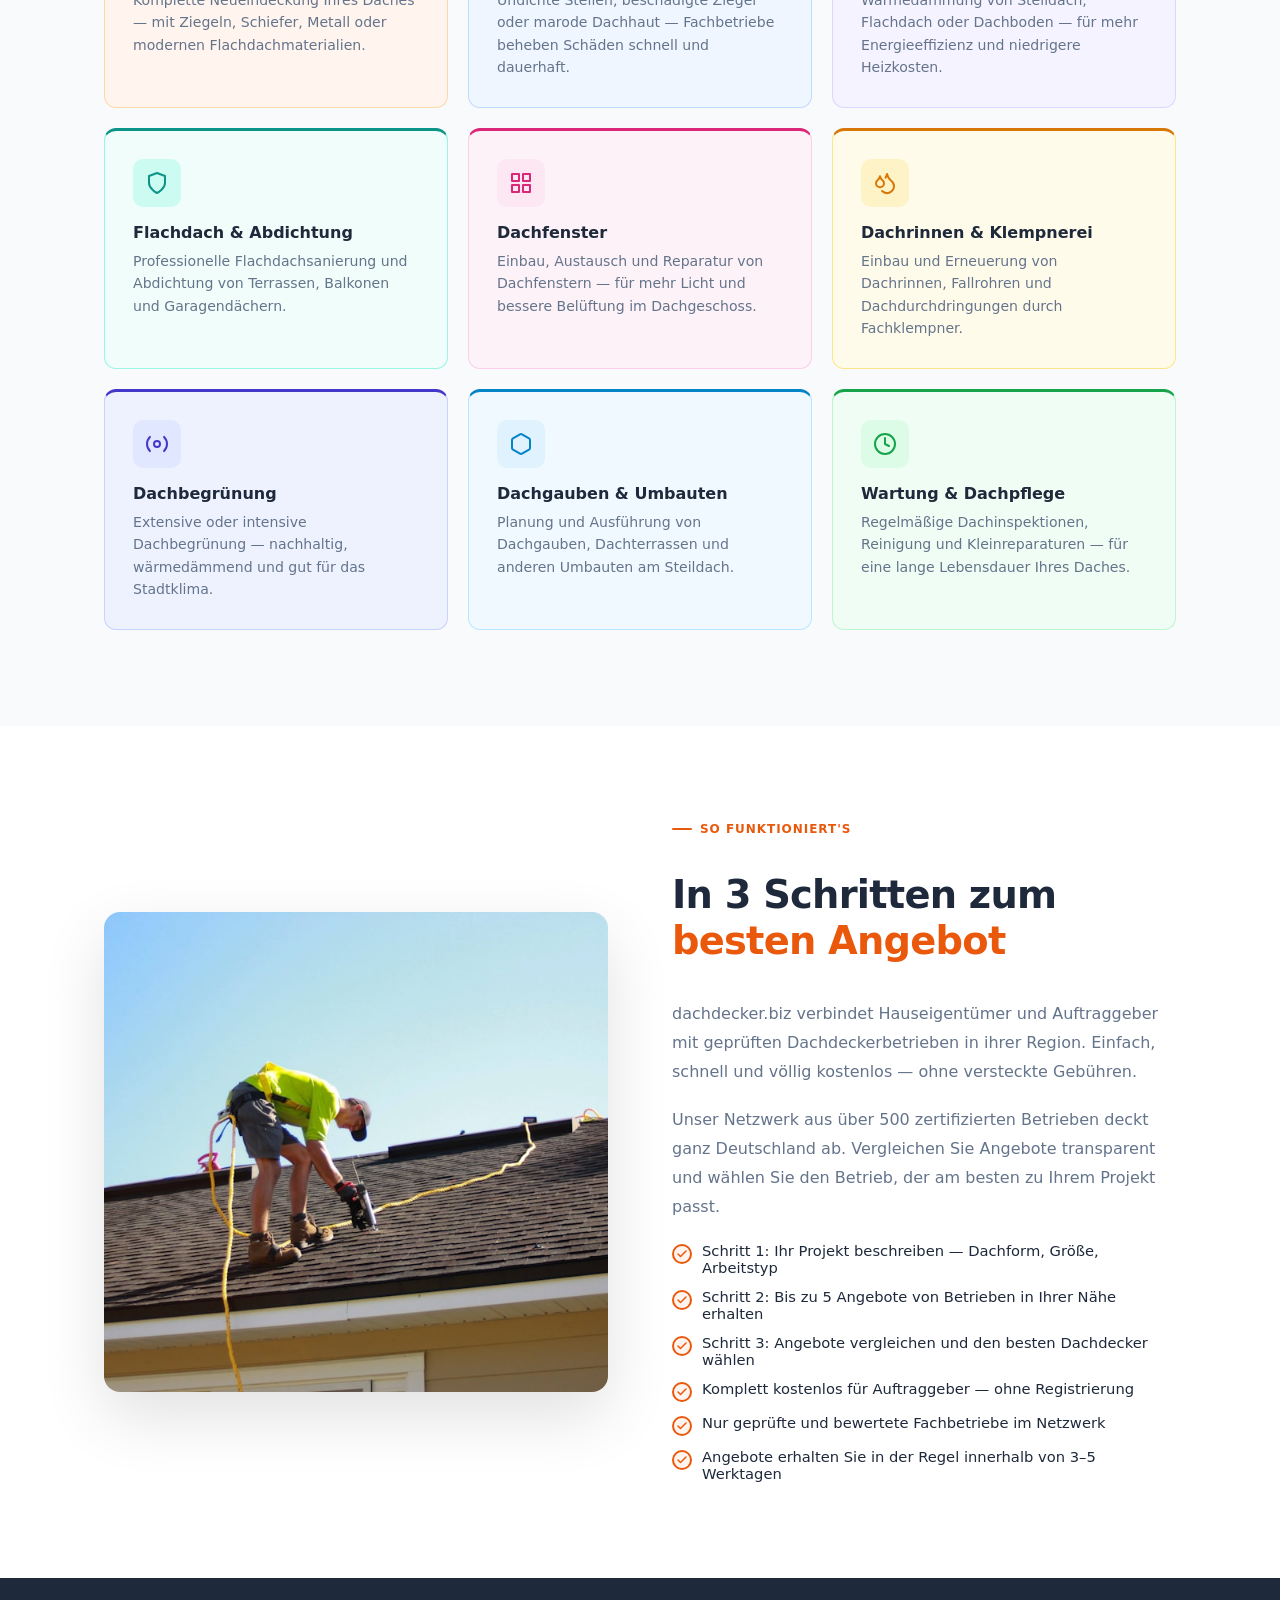
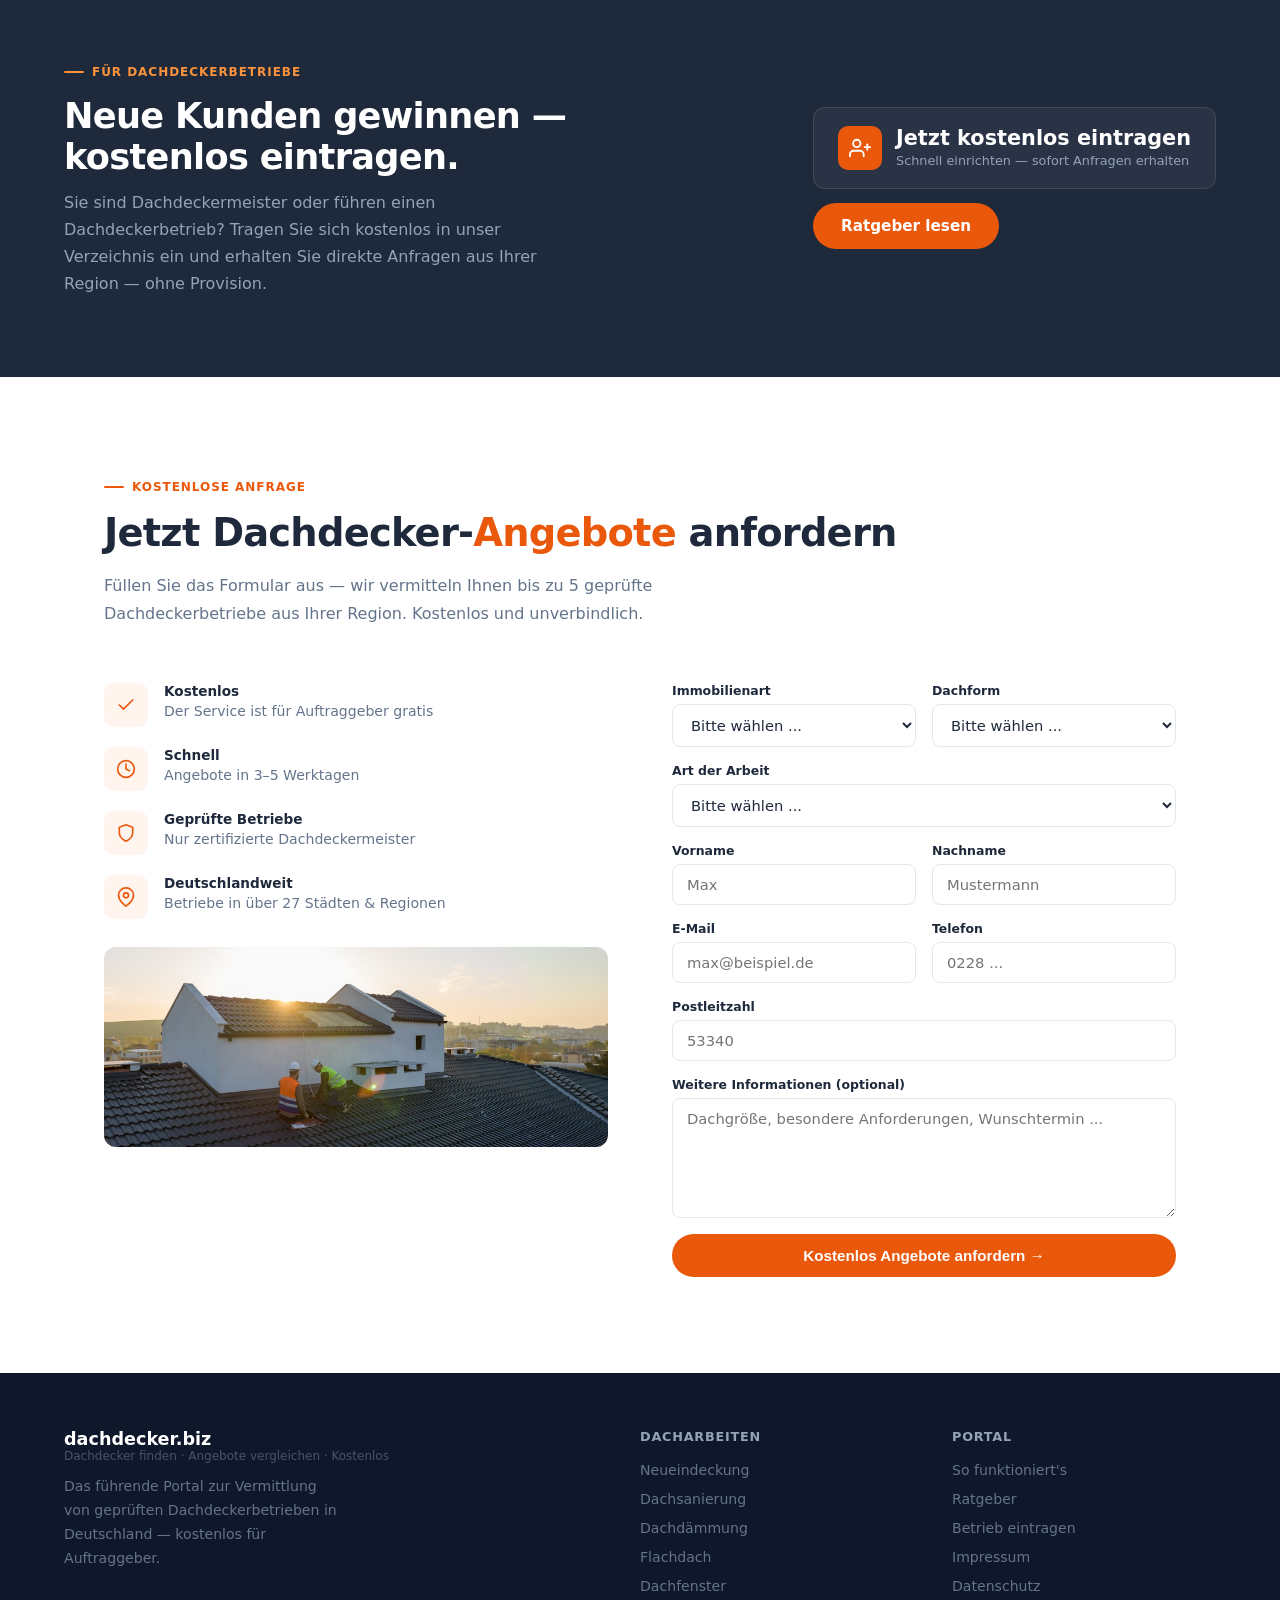
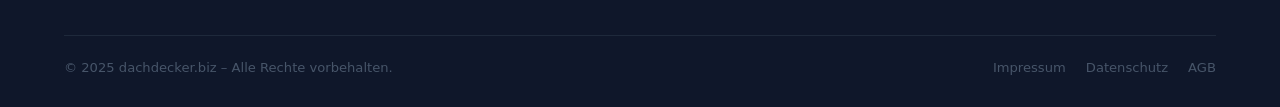
<file: kd/lb-bedachung/index.html>
<!DOCTYPE html>
<html lang="de">
<head>
  <meta charset="UTF-8">
  <meta name="viewport" content="width=device-width,initial-scale=1">
  <title>dachdecker.biz – Den richtigen Dachdecker finden, Angebote vergleichen</title>
  <style>
    *, *::before, *::after { box-sizing: border-box; margin: 0; padding: 0; }

    :root {
      --ink:     #1e293b;
      --muted:   #64748b;
      --light:   #f8fafc;
      --border:  #e2e8f0;
      --accent:  #ea580c;
      --accent-d:#c2410c;
      --white:   #ffffff;
      --sans:    system-ui, -apple-system, sans-serif;
      --r:       12px;
    }

    html { scroll-behavior: smooth; }
    body { font-family: var(--sans); color: var(--ink); background: var(--white); }

    /* ── NAV ── */
    nav {
      position: sticky; top: 0; z-index: 100;
      background: rgba(255,255,255,.95); backdrop-filter: blur(12px);
      border-bottom: 1px solid var(--border);
      display: flex; align-items: center; justify-content: space-between;
      padding: 0 5%; height: 68px;
    }
    .nav-logo { display: flex; flex-direction: column; text-decoration: none; }
    .nav-logo strong { font-size: 1.1rem; font-weight: 800; color: var(--ink); letter-spacing: -.02em; }
    .nav-logo span { font-size: .72rem; color: var(--muted); }
    .nav-links { display: flex; gap: 32px; list-style: none; }
    .nav-links a { text-decoration: none; color: var(--muted); font-size: .9rem; font-weight: 500; transition: color .15s; }
    .nav-links a:hover { color: var(--accent); }
    .nav-cta {
      background: var(--accent); color: #fff; border: none;
      padding: 10px 22px; border-radius: 100px; font-size: .88rem; font-weight: 700;
      text-decoration: none; transition: background .15s;
    }
    .nav-cta:hover { background: var(--accent-d); }
    .nav-mobile-btn { display: none; background: none; border: none; cursor: pointer; padding: 4px; }

    /* ── HERO ── */
    .hero {
      position: relative; min-height: 92vh;
      display: flex; align-items: center;
      overflow: hidden;
    }
    .hero-bg {
      position: absolute; inset: 0;
      background: url('images/hero.jpg') center/cover no-repeat;
    }
    .hero-bg::after {
      content: ''; position: absolute; inset: 0;
      background: linear-gradient(105deg, rgba(15,23,42,.82) 45%, rgba(15,23,42,.35));
    }
    .hero-inner {
      position: relative; z-index: 1;
      max-width: 1200px; margin: 0 auto; padding: 80px 5%;
      display: flex; flex-direction: column; gap: 28px; max-width: 640px;
    }
    .hero-badge {
      display: inline-flex; align-items: center; gap: 8px;
      background: rgba(234,88,12,.2); border: 1px solid rgba(234,88,12,.4);
      color: #fb923c; border-radius: 100px; padding: 6px 14px;
      font-size: .78rem; font-weight: 700; letter-spacing: .04em; text-transform: uppercase;
      width: fit-content;
    }
    .hero h1 {
      font-size: clamp(2rem, 5vw, 3.2rem); font-weight: 800;
      color: #fff; line-height: 1.15; letter-spacing: -.02em;
    }
    .hero h1 em { color: #fb923c; font-style: normal; }
    .hero-sub { font-size: 1.05rem; color: #cbd5e1; line-height: 1.7; max-width: 520px; }
    .hero-stats {
      display: flex; gap: 32px; margin-top: 8px;
    }
    .hero-stat strong { display: block; font-size: 1.8rem; font-weight: 800; color: #fb923c; }
    .hero-stat span { font-size: .82rem; color: #94a3b8; }
    .hero-ctas { display: flex; gap: 14px; flex-wrap: wrap; }
    .btn-primary {
      background: var(--accent); color: #fff; border: none;
      padding: 14px 28px; border-radius: 100px; font-size: .95rem; font-weight: 700;
      text-decoration: none; transition: background .15s, transform .15s; display: inline-flex; align-items: center; gap: 8px;
    }
    .btn-primary:hover { background: var(--accent-d); transform: translateY(-2px); }
    .btn-ghost-w {
      background: rgba(255,255,255,.1); color: #fff; border: 1px solid rgba(255,255,255,.3);
      padding: 14px 28px; border-radius: 100px; font-size: .95rem; font-weight: 600;
      text-decoration: none; transition: all .15s; display: inline-flex; align-items: center; gap: 8px;
    }
    .btn-ghost-w:hover { background: rgba(255,255,255,.2); }

    /* ── TRUST BAR ── */
    .trust-bar {
      background: var(--ink); padding: 28px 5%;
      display: flex; align-items: center; justify-content: center;
      gap: 48px; flex-wrap: wrap;
    }
    .trust-item { display: flex; align-items: center; gap: 12px; }
    .trust-icon {
      width: 44px; height: 44px; border-radius: 10px;
      background: rgba(234,88,12,.2); display: flex; align-items: center; justify-content: center;
      flex-shrink: 0;
    }
    .trust-icon svg { width: 22px; height: 22px; stroke: #fb923c; fill: none; stroke-width: 2; stroke-linecap: round; stroke-linejoin: round; }
    .trust-text strong { display: block; font-size: 1.1rem; font-weight: 800; color: #fff; }
    .trust-text span { font-size: .78rem; color: #94a3b8; }
    .trust-divider { width: 1px; height: 40px; background: rgba(255,255,255,.1); }

    /* ── SECTIONS ── */
    .section { padding: 96px 5%; max-width: 1200px; margin: 0 auto; }
    .section-label {
      display: inline-flex; align-items: center; gap: 8px;
      font-size: .75rem; font-weight: 700; text-transform: uppercase; letter-spacing: .08em;
      color: var(--accent); margin-bottom: 16px;
    }
    .section-label::before { content: ''; width: 20px; height: 2px; background: var(--accent); border-radius: 2px; }
    .section h2 {
      font-size: clamp(1.6rem, 3vw, 2.4rem); font-weight: 800;
      letter-spacing: -.02em; line-height: 1.2; margin-bottom: 16px;
    }
    .section h2 em { color: var(--accent); font-style: normal; }
    .section-sub { font-size: 1rem; color: var(--muted); max-width: 560px; line-height: 1.7; margin-bottom: 56px; }

    /* ── LEISTUNGEN ── */
    .services-wrap { background: var(--light); }
    .services-grid {
      display: grid; grid-template-columns: repeat(auto-fill, minmax(280px, 1fr)); gap: 20px;
    }
    .service-card {
      background: var(--white); border: 1px solid var(--border); border-radius: var(--r);
      padding: 28px; transition: border-color .2s, box-shadow .2s;
      border-top: 3px solid transparent;
    }
    .service-card:hover { box-shadow: 0 8px 30px rgba(0,0,0,.08); }

    .service-icon {
      width: 48px; height: 48px; border-radius: 10px;
      display: flex; align-items: center; justify-content: center; margin-bottom: 16px;
    }
    .service-icon svg { width: 24px; height: 24px; fill: none; stroke-width: 2; stroke-linecap: round; stroke-linejoin: round; }
    .service-card h3 { font-size: 1rem; font-weight: 700; margin-bottom: 8px; }
    .service-card p { font-size: .88rem; color: var(--muted); line-height: 1.6; }

    /* Farbvarianten */
    .c-orange { background: #fff4ee; border-color: #fed7aa; border-top-color: #ea580c; }
    .c-orange .service-icon { background: #ffedd5; }
    .c-orange .service-icon svg { stroke: #ea580c; }

    .c-blue { background: #eff6ff; border-color: #bfdbfe; border-top-color: #2563eb; }
    .c-blue .service-icon { background: #dbeafe; }
    .c-blue .service-icon svg { stroke: #2563eb; }

    .c-purple { background: #f5f3ff; border-color: #ddd6fe; border-top-color: #7c3aed; }
    .c-purple .service-icon { background: #ede9fe; }
    .c-purple .service-icon svg { stroke: #7c3aed; }

    .c-teal { background: #f0fdfa; border-color: #99f6e4; border-top-color: #0d9488; }
    .c-teal .service-icon { background: #ccfbf1; }
    .c-teal .service-icon svg { stroke: #0d9488; }

    .c-pink { background: #fdf2f8; border-color: #fbcfe8; border-top-color: #db2777; }
    .c-pink .service-icon { background: #fce7f3; }
    .c-pink .service-icon svg { stroke: #db2777; }

    .c-amber { background: #fffbeb; border-color: #fde68a; border-top-color: #d97706; }
    .c-amber .service-icon { background: #fef3c7; }
    .c-amber .service-icon svg { stroke: #d97706; }

    .c-indigo { background: #eef2ff; border-color: #c7d2fe; border-top-color: #4338ca; }
    .c-indigo .service-icon { background: #e0e7ff; }
    .c-indigo .service-icon svg { stroke: #4338ca; }

    .c-sky { background: #f0f9ff; border-color: #bae6fd; border-top-color: #0284c7; }
    .c-sky .service-icon { background: #e0f2fe; }
    .c-sky .service-icon svg { stroke: #0284c7; }

    .c-green { background: #f0fdf4; border-color: #bbf7d0; border-top-color: #16a34a; }
    .c-green .service-icon { background: #dcfce7; }
    .c-green .service-icon svg { stroke: #16a34a; }

    /* ── ÜBER UNS ── */
    .about-grid {
      display: grid; grid-template-columns: 1fr 1fr; gap: 64px; align-items: center;
    }
    .about-img { border-radius: 16px; overflow: hidden; box-shadow: 0 24px 64px rgba(0,0,0,.12); }
    .about-img img { width: 100%; height: 480px; object-fit: cover; display: block; }
    .about-text { display: flex; flex-direction: column; gap: 20px; }
    .about-text p { color: var(--muted); line-height: 1.8; }
    .check-list { list-style: none; display: flex; flex-direction: column; gap: 12px; }
    .check-list li {
      display: flex; align-items: flex-start; gap: 10px;
      font-size: .92rem; color: var(--ink);
    }
    .check-list li::before {
      content: ''; width: 20px; height: 20px; border-radius: 50%;
      background: #fff4ee; border: 2px solid var(--accent);
      flex-shrink: 0; margin-top: 2px;
      background-image: url("data:image/svg+xml,%3Csvg xmlns='http://www.w3.org/2000/svg' viewBox='0 0 24 24' fill='none' stroke='%23ea580c' stroke-width='3' stroke-linecap='round' stroke-linejoin='round'%3E%3Cpolyline points='20 6 9 17 4 12'/%3E%3C/svg%3E");
      background-size: 12px; background-repeat: no-repeat; background-position: center;
    }

    /* ── NOTFALL ── */
    .notfall-wrap {
      background: var(--ink); padding: 80px 5%;
    }
    .notfall-inner {
      max-width: 1200px; margin: 0 auto;
      display: flex; align-items: center; justify-content: space-between; gap: 40px; flex-wrap: wrap;
    }
    .notfall-text .section-label { color: #fb923c; }
    .notfall-text .section-label::before { background: #fb923c; }
    .notfall-text h2 { color: #fff; }
    .notfall-text p { color: #94a3b8; max-width: 480px; line-height: 1.7; margin-top: 12px; }
    .notfall-cta { display: flex; flex-direction: column; gap: 14px; align-items: flex-start; }
    .notfall-phone {
      display: flex; align-items: center; gap: 14px;
      background: rgba(255,255,255,.05); border: 1px solid rgba(255,255,255,.1);
      border-radius: var(--r); padding: 18px 24px; text-decoration: none;
      transition: background .15s;
    }
    .notfall-phone:hover { background: rgba(255,255,255,.1); }
    .notfall-phone-icon {
      width: 44px; height: 44px; border-radius: 10px; background: var(--accent);
      display: flex; align-items: center; justify-content: center; flex-shrink: 0;
    }
    .notfall-phone-icon svg { width: 22px; height: 22px; stroke: #fff; fill: none; stroke-width: 2; stroke-linecap: round; stroke-linejoin: round; }
    .notfall-phone-text strong { display: block; font-size: 1.3rem; font-weight: 800; color: #fff; }
    .notfall-phone-text span { font-size: .8rem; color: #94a3b8; }

    /* ── KONTAKT ── */
    .contact-grid { display: grid; grid-template-columns: 1fr 1fr; gap: 64px; align-items: start; }
    .contact-info { display: flex; flex-direction: column; gap: 20px; }
    .contact-info-item { display: flex; align-items: flex-start; gap: 16px; }
    .contact-info-icon {
      width: 44px; height: 44px; border-radius: 10px; background: #fff4ee;
      display: flex; align-items: center; justify-content: center; flex-shrink: 0;
    }
    .contact-info-icon svg { width: 20px; height: 20px; stroke: var(--accent); fill: none; stroke-width: 2; stroke-linecap: round; stroke-linejoin: round; }
    .contact-info-text strong { display: block; font-size: .85rem; font-weight: 700; color: var(--ink); margin-bottom: 2px; }
    .contact-info-text span { font-size: .88rem; color: var(--muted); }
    .contact-form { display: flex; flex-direction: column; gap: 16px; }
    .form-row { display: grid; grid-template-columns: 1fr 1fr; gap: 16px; }
    .field { display: flex; flex-direction: column; gap: 6px; }
    .field label { font-size: .78rem; font-weight: 600; color: var(--ink); }
    .field input, .field textarea, .field select {
      border: 1.5px solid var(--border); border-radius: 8px;
      padding: 11px 14px; font-size: .92rem; font-family: var(--sans);
      color: var(--ink); outline: none; transition: border-color .15s;
      background: var(--white); width: 100%;
    }
    .field input:focus, .field textarea:focus, .field select:focus { border-color: var(--accent); }
    .field textarea { resize: vertical; min-height: 120px; }
    .btn-submit {
      background: var(--accent); color: #fff; border: none;
      padding: 13px 28px; border-radius: 100px; font-size: .95rem; font-weight: 700;
      cursor: pointer; transition: background .15s; width: 100%;
    }
    .btn-submit:hover { background: var(--accent-d); }

    /* ── FOOTER ── */
    footer {
      background: #0f172a; padding: 56px 5% 32px;
    }
    .footer-inner {
      max-width: 1200px; margin: 0 auto;
      display: grid; grid-template-columns: 2fr 1fr 1fr; gap: 48px; margin-bottom: 40px;
    }
    .footer-brand p { font-size: .88rem; color: #64748b; line-height: 1.7; margin-top: 12px; max-width: 280px; }
    .footer-logo strong { font-size: 1.1rem; font-weight: 800; color: #fff; }
    .footer-logo span { font-size: .75rem; color: #475569; display: block; }
    .footer-col h4 { font-size: .8rem; font-weight: 700; text-transform: uppercase; letter-spacing: .06em; color: #94a3b8; margin-bottom: 16px; }
    .footer-col ul { list-style: none; display: flex; flex-direction: column; gap: 10px; }
    .footer-col ul a { text-decoration: none; font-size: .88rem; color: #64748b; transition: color .15s; }
    .footer-col ul a:hover { color: #fb923c; }
    .footer-bottom {
      max-width: 1200px; margin: 0 auto;
      border-top: 1px solid #1e293b; padding-top: 24px;
      display: flex; align-items: center; justify-content: space-between; flex-wrap: wrap; gap: 12px;
    }
    .footer-bottom p { font-size: .82rem; color: #475569; }
    .footer-bottom-links { display: flex; gap: 20px; }
    .footer-bottom-links a { font-size: .82rem; color: #475569; text-decoration: none; }
    .footer-bottom-links a:hover { color: #fb923c; }

    /* ── RESPONSIVE ── */
    @media (max-width: 768px) {
      .nav-links, .nav-cta { display: none; }
      .nav-mobile-btn { display: block; }
      .about-grid, .contact-grid { grid-template-columns: 1fr; }
      .footer-inner { grid-template-columns: 1fr; gap: 32px; }
      .hero-stats { flex-wrap: wrap; gap: 20px; }
      .trust-divider { display: none; }
      .trust-bar { gap: 24px; }
      .form-row { grid-template-columns: 1fr; }
    }
  </style>
</head>
<body>

<!-- ── NAV ── -->
<nav>
  <a href="#" class="nav-logo">
    <strong>dachdecker.biz</strong>
    <span>Dachdecker finden · Angebote vergleichen · Kostenlos</span>
  </a>
  <ul class="nav-links">
    <li><a href="#so-gehts">So geht's</a></li>
    <li><a href="#leistungen">Leistungen</a></li>
    <li><a href="#ratgeber">Ratgeber</a></li>
    <li><a href="#kontakt">Anfrage stellen</a></li>
  </ul>
  <a href="#kontakt" class="nav-cta">Kostenlos anfragen</a>
  <button class="nav-mobile-btn" aria-label="Menü">
    <svg width="24" height="24" viewBox="0 0 24 24" fill="none" stroke="#1e293b" stroke-width="2"><line x1="3" y1="6" x2="21" y2="6"/><line x1="3" y1="12" x2="21" y2="12"/><line x1="3" y1="18" x2="21" y2="18"/></svg>
  </button>
</nav>

<!-- ── HERO ── -->
<section class="hero">
  <div class="hero-bg"></div>
  <div class="hero-inner">
    <div class="hero-badge">Deutschlandweit geprüfte Dachdeckerbetriebe</div>
    <h1>Den idealen<br><em>Dachdecker</em><br>finden & sparen</h1>
    <p class="hero-sub">Beschreiben Sie Ihr Dachprojekt, erhalten Sie bis zu 5 Angebote von geprüften Dachdeckern in Ihrer Region — und wählen Sie das beste. Kostenlos und unverbindlich.</p>
    <div class="hero-stats">
      <div class="hero-stat"><strong>500+</strong><span>Geprüfte Betriebe</span></div>
      <div class="hero-stat"><strong>3–5</strong><span>Angebote erhalten</span></div>
      <div class="hero-stat"><strong>100%</strong><span>Kostenlos</span></div>
    </div>
    <div class="hero-ctas">
      <a href="#kontakt" class="btn-primary">
        Jetzt Anfrage stellen
        <svg width="16" height="16" viewBox="0 0 24 24" fill="none" stroke="currentColor" stroke-width="2.5"><polyline points="5 12 19 12"/><polyline points="13 6 19 12 13 18"/></svg>
      </a>
      <a href="#eintragen" class="btn-ghost-w">
        <svg width="16" height="16" viewBox="0 0 24 24" fill="none" stroke="currentColor" stroke-width="2"><path d="M16 21v-2a4 4 0 0 0-4-4H5a4 4 0 0 0-4 4v2"/><circle cx="8.5" cy="7" r="4"/><line x1="20" y1="8" x2="20" y2="14"/><line x1="23" y1="11" x2="17" y2="11"/></svg>
        Betrieb eintragen
      </a>
    </div>
  </div>
</section>

<!-- ── TRUST BAR ── -->
<div class="trust-bar">
  <div class="trust-item">
    <div class="trust-icon"><svg viewBox="0 0 24 24"><path d="M12 22s8-4 8-10V5l-8-3-8 3v7c0 6 8 10 8 10z"/></svg></div>
    <div class="trust-text"><strong>Geprüfte Betriebe</strong><span>Nur zertifizierte Dachdecker</span></div>
  </div>
  <div class="trust-divider"></div>
  <div class="trust-item">
    <div class="trust-icon"><svg viewBox="0 0 24 24"><circle cx="12" cy="12" r="10"/><polyline points="12 6 12 12 16 14"/></svg></div>
    <div class="trust-text"><strong>Schnell & einfach</strong><span>Angebote in 3–5 Tagen</span></div>
  </div>
  <div class="trust-divider"></div>
  <div class="trust-item">
    <div class="trust-icon"><svg viewBox="0 0 24 24"><polyline points="20 6 9 17 4 12"/></svg></div>
    <div class="trust-text"><strong>100% kostenlos</strong><span>Für Auftraggeber gratis</span></div>
  </div>
  <div class="trust-divider"></div>
  <div class="trust-item">
    <div class="trust-icon"><svg viewBox="0 0 24 24"><path d="M21 10c0 7-9 13-9 13s-9-6-9-13a9 9 0 0 1 18 0z"/><circle cx="12" cy="10" r="3"/></svg></div>
    <div class="trust-text"><strong>Deutschlandweit</strong><span>27+ Städte & Regionen</span></div>
  </div>
</div>

<!-- ── LEISTUNGEN ── -->
<div class="services-wrap" id="leistungen">
  <div class="section">
    <div class="section-label">Alle Dacharbeiten</div>
    <h2>Für welche Arbeit<br>brauchen Sie einen <em>Dachdecker?</em></h2>
    <p class="section-sub">Egal ob Neubau, Reparatur oder Wartung — über dachdecker.biz finden Sie den passenden Fachbetrieb für jede Aufgabe rund ums Dach.</p>
    <div class="services-grid">
      <div class="service-card c-orange">
        <div class="service-icon"><svg viewBox="0 0 24 24"><path d="M3 9l9-7 9 7v11a2 2 0 0 1-2 2H5a2 2 0 0 1-2-2z"/><polyline points="9 22 9 12 15 12 15 22"/></svg></div>
        <h3>Neueindeckung</h3>
        <p>Komplette Neueindeckung Ihres Daches — mit Ziegeln, Schiefer, Metall oder modernen Flachdachmaterialien.</p>
      </div>
      <div class="service-card c-blue">
        <div class="service-icon"><svg viewBox="0 0 24 24"><path d="M14.7 6.3a1 1 0 0 0 0 1.4l1.6 1.6a1 1 0 0 0 1.4 0l3.77-3.77a6 6 0 0 1-7.94 7.94l-6.91 6.91a2.12 2.12 0 0 1-3-3l6.91-6.91a6 6 0 0 1 7.94-7.94l-3.76 3.76z"/></svg></div>
        <h3>Dachsanierung & Reparatur</h3>
        <p>Undichte Stellen, beschädigte Ziegel oder marode Dachhaut — Fachbetriebe beheben Schäden schnell und dauerhaft.</p>
      </div>
      <div class="service-card c-purple">
        <div class="service-icon"><svg viewBox="0 0 24 24"><polygon points="12 2 2 7 12 12 22 7 12 2"/><polyline points="2 17 12 22 22 17"/><polyline points="2 12 12 17 22 12"/></svg></div>
        <h3>Dachdämmung</h3>
        <p>Wärmedämmung von Steildach, Flachdach oder Dachboden — für mehr Energieeffizienz und niedrigere Heizkosten.</p>
      </div>
      <div class="service-card c-teal">
        <div class="service-icon"><svg viewBox="0 0 24 24"><path d="M12 22s8-4 8-10V5l-8-3-8 3v7c0 6 8 10 8 10z"/></svg></div>
        <h3>Flachdach & Abdichtung</h3>
        <p>Professionelle Flachdachsanierung und Abdichtung von Terrassen, Balkonen und Garagendächern.</p>
      </div>
      <div class="service-card c-pink">
        <div class="service-icon"><svg viewBox="0 0 24 24"><rect x="3" y="3" width="7" height="7"/><rect x="14" y="3" width="7" height="7"/><rect x="14" y="14" width="7" height="7"/><rect x="3" y="14" width="7" height="7"/></svg></div>
        <h3>Dachfenster</h3>
        <p>Einbau, Austausch und Reparatur von Dachfenstern — für mehr Licht und bessere Belüftung im Dachgeschoss.</p>
      </div>
      <div class="service-card c-amber">
        <div class="service-icon"><svg viewBox="0 0 24 24"><path d="M7 16.3c2.2 0 4-1.83 4-4.05 0-1.16-.57-2.26-1.71-3.19S7.29 6.75 7 5.3c-.29 1.45-1.14 2.84-2.29 3.76S3 11.1 3 12.25c0 2.22 1.8 4.05 4 4.05z"/><path d="M12.56 6.6A10.97 10.97 0 0 0 14 3.02c.5 2.5 2 4.9 4 6.5s3 3.5 3 5.5a6.98 6.98 0 0 1-11.91 4.97"/></svg></div>
        <h3>Dachrinnen & Klempnerei</h3>
        <p>Einbau und Erneuerung von Dachrinnen, Fallrohren und Dachdurchdringungen durch Fachklempner.</p>
      </div>
      <div class="service-card c-indigo">
        <div class="service-icon"><svg viewBox="0 0 24 24"><circle cx="12" cy="12" r="3"/><path d="M19.07 4.93a10 10 0 0 1 0 14.14M4.93 4.93a10 10 0 0 0 0 14.14"/></svg></div>
        <h3>Dachbegrünung</h3>
        <p>Extensive oder intensive Dachbegrünung — nachhaltig, wärmedämmend und gut für das Stadtklima.</p>
      </div>
      <div class="service-card c-sky">
        <div class="service-icon"><svg viewBox="0 0 24 24"><path d="M21 16V8a2 2 0 0 0-1-1.73l-7-4a2 2 0 0 0-2 0l-7 4A2 2 0 0 0 3 8v8a2 2 0 0 0 1 1.73l7 4a2 2 0 0 0 2 0l7-4A2 2 0 0 0 21 16z"/></svg></div>
        <h3>Dachgauben & Umbauten</h3>
        <p>Planung und Ausführung von Dachgauben, Dachterrassen und anderen Umbauten am Steildach.</p>
      </div>
      <div class="service-card c-green">
        <div class="service-icon"><svg viewBox="0 0 24 24"><circle cx="12" cy="12" r="10"/><polyline points="12 6 12 12 16 14"/></svg></div>
        <h3>Wartung & Dachpflege</h3>
        <p>Regelmäßige Dachinspektionen, Reinigung und Kleinreparaturen — für eine lange Lebensdauer Ihres Daches.</p>
      </div>
    </div>
  </div>
</div>

<!-- ── SO GEHT'S ── -->
<section id="so-gehts">
  <div class="section">
    <div class="about-grid">
      <div class="about-img">
        <img src="images/work.jpg" alt="Dachdecker bei der Arbeit">
      </div>
      <div class="about-text">
        <div class="section-label">So funktioniert's</div>
        <h2>In 3 Schritten zum<br><em>besten Angebot</em></h2>
        <p>dachdecker.biz verbindet Hauseigentümer und Auftraggeber mit geprüften Dachdeckerbetrieben in ihrer Region. Einfach, schnell und völlig kostenlos — ohne versteckte Gebühren.</p>
        <p>Unser Netzwerk aus über 500 zertifizierten Betrieben deckt ganz Deutschland ab. Vergleichen Sie Angebote transparent und wählen Sie den Betrieb, der am besten zu Ihrem Projekt passt.</p>
        <ul class="check-list">
          <li>Schritt 1: Ihr Projekt beschreiben — Dachform, Größe, Arbeitstyp</li>
          <li>Schritt 2: Bis zu 5 Angebote von Betrieben in Ihrer Nähe erhalten</li>
          <li>Schritt 3: Angebote vergleichen und den besten Dachdecker wählen</li>
          <li>Komplett kostenlos für Auftraggeber — ohne Registrierung</li>
          <li>Nur geprüfte und bewertete Fachbetriebe im Netzwerk</li>
          <li>Angebote erhalten Sie in der Regel innerhalb von 3–5 Werktagen</li>
        </ul>
      </div>
    </div>
  </div>
</section>

<!-- ── FÜR BETRIEBE ── -->
<div class="notfall-wrap" id="eintragen">
  <div class="notfall-inner">
    <div class="notfall-text">
      <div class="section-label">Für Dachdeckerbetriebe</div>
      <h2 style="color:#fff;font-size:clamp(1.6rem,3vw,2.2rem);font-weight:800;letter-spacing:-.02em">Neue Kunden gewinnen —<br>kostenlos eintragen.</h2>
      <p>Sie sind Dachdeckermeister oder führen einen Dachdeckerbetrieb? Tragen Sie sich kostenlos in unser Verzeichnis ein und erhalten Sie direkte Anfragen aus Ihrer Region — ohne Provision.</p>
    </div>
    <div class="notfall-cta">
      <a href="#kontakt" class="notfall-phone">
        <div class="notfall-phone-icon">
          <svg viewBox="0 0 24 24"><path d="M16 21v-2a4 4 0 0 0-4-4H5a4 4 0 0 0-4 4v2"/><circle cx="8.5" cy="7" r="4"/><line x1="20" y1="8" x2="20" y2="14"/><line x1="23" y1="11" x2="17" y2="11"/></svg>
        </div>
        <div class="notfall-phone-text">
          <strong>Jetzt kostenlos eintragen</strong>
          <span>Schnell einrichten — sofort Anfragen erhalten</span>
        </div>
      </a>
      <a href="#ratgeber" class="btn-primary">
        Ratgeber lesen
      </a>
    </div>
  </div>
</div>

<!-- ── KONTAKT ── -->
<section id="kontakt">
  <div class="section">
    <div class="section-label">Kostenlose Anfrage</div>
    <h2>Jetzt Dachdecker-<em>Angebote</em> anfordern</h2>
    <p class="section-sub">Füllen Sie das Formular aus — wir vermitteln Ihnen bis zu 5 geprüfte Dachdeckerbetriebe aus Ihrer Region. Kostenlos und unverbindlich.</p>
    <div class="contact-grid">
      <div class="contact-info">
        <div class="contact-info-item">
          <div class="contact-info-icon"><svg viewBox="0 0 24 24"><polyline points="20 6 9 17 4 12"/></svg></div>
          <div class="contact-info-text"><strong>Kostenlos</strong><span>Der Service ist für Auftraggeber gratis</span></div>
        </div>
        <div class="contact-info-item">
          <div class="contact-info-icon"><svg viewBox="0 0 24 24"><circle cx="12" cy="12" r="10"/><polyline points="12 6 12 12 16 14"/></svg></div>
          <div class="contact-info-text"><strong>Schnell</strong><span>Angebote in 3–5 Werktagen</span></div>
        </div>
        <div class="contact-info-item">
          <div class="contact-info-icon"><svg viewBox="0 0 24 24"><path d="M12 22s8-4 8-10V5l-8-3-8 3v7c0 6 8 10 8 10z"/></svg></div>
          <div class="contact-info-text"><strong>Geprüfte Betriebe</strong><span>Nur zertifizierte Dachdeckermeister</span></div>
        </div>
        <div class="contact-info-item">
          <div class="contact-info-icon"><svg viewBox="0 0 24 24"><path d="M21 10c0 7-9 13-9 13s-9-6-9-13a9 9 0 0 1 18 0z"/><circle cx="12" cy="10" r="3"/></svg></div>
          <div class="contact-info-text"><strong>Deutschlandweit</strong><span>Betriebe in über 27 Städten & Regionen</span></div>
        </div>
        <img src="images/team.jpg" alt="Dachdecker bei der Arbeit" style="width:100%;border-radius:12px;object-fit:cover;height:200px;margin-top:8px">
      </div>
      <form class="contact-form" onsubmit="return false">
        <div class="form-row">
          <div class="field">
            <label>Immobilienart</label>
            <select>
              <option value="">Bitte wählen ...</option>
              <option>Einfamilienhaus</option>
              <option>Mehrfamilienhaus</option>
              <option>Gewerbegebäude</option>
              <option>Garage / Carport</option>
              <option>Sonstiges</option>
            </select>
          </div>
          <div class="field">
            <label>Dachform</label>
            <select>
              <option value="">Bitte wählen ...</option>
              <option>Satteldach</option>
              <option>Flachdach</option>
              <option>Pultdach</option>
              <option>Walmdach</option>
              <option>Mansarddach</option>
              <option>Sonstiges</option>
            </select>
          </div>
        </div>
        <div class="field">
          <label>Art der Arbeit</label>
          <select>
            <option value="">Bitte wählen ...</option>
            <option>Neueindeckung</option>
            <option>Sanierung / Reparatur</option>
            <option>Dachdämmung</option>
            <option>Abdichtung</option>
            <option>Dachfenster</option>
            <option>Dachrinnen & Klempnerei</option>
            <option>Wartung & Inspektion</option>
            <option>Notfallreparatur</option>
            <option>Sonstiges</option>
          </select>
        </div>
        <div class="form-row">
          <div class="field"><label>Vorname</label><input type="text" placeholder="Max"></div>
          <div class="field"><label>Nachname</label><input type="text" placeholder="Mustermann"></div>
        </div>
        <div class="form-row">
          <div class="field"><label>E-Mail</label><input type="email" placeholder="max@beispiel.de"></div>
          <div class="field"><label>Telefon</label><input type="tel" placeholder="0228 ..."></div>
        </div>
        <div class="field"><label>Postleitzahl</label><input type="text" placeholder="53340" maxlength="5"></div>
        <div class="field"><label>Weitere Informationen (optional)</label><textarea placeholder="Dachgröße, besondere Anforderungen, Wunschtermin ..."></textarea></div>
        <button type="submit" class="btn-submit">Kostenlos Angebote anfordern →</button>
      </form>
    </div>
  </div>
</section>

<!-- ── FOOTER ── -->
<footer>
  <div class="footer-inner">
    <div class="footer-brand">
      <div class="footer-logo">
        <strong>dachdecker.biz</strong>
        <span>Dachdecker finden · Angebote vergleichen · Kostenlos</span>
      </div>
      <p>Das führende Portal zur Vermittlung von geprüften Dachdeckerbetrieben in Deutschland — kostenlos für Auftraggeber.</p>
    </div>
    <div class="footer-col">
      <h4>Dacharbeiten</h4>
      <ul>
        <li><a href="#leistungen">Neueindeckung</a></li>
        <li><a href="#leistungen">Dachsanierung</a></li>
        <li><a href="#leistungen">Dachdämmung</a></li>
        <li><a href="#leistungen">Flachdach</a></li>
        <li><a href="#leistungen">Dachfenster</a></li>
      </ul>
    </div>
    <div class="footer-col">
      <h4>Portal</h4>
      <ul>
        <li><a href="#so-gehts">So funktioniert's</a></li>
        <li><a href="#ratgeber">Ratgeber</a></li>
        <li><a href="#eintragen">Betrieb eintragen</a></li>
        <li><a href="#">Impressum</a></li>
        <li><a href="#">Datenschutz</a></li>
      </ul>
    </div>
  </div>
  <div class="footer-bottom">
    <p>© 2025 dachdecker.biz – Alle Rechte vorbehalten.</p>
    <div class="footer-bottom-links">
      <a href="#">Impressum</a>
      <a href="#">Datenschutz</a>
      <a href="#">AGB</a>
    </div>
  </div>
</footer>

</body>
</html>
</file>
